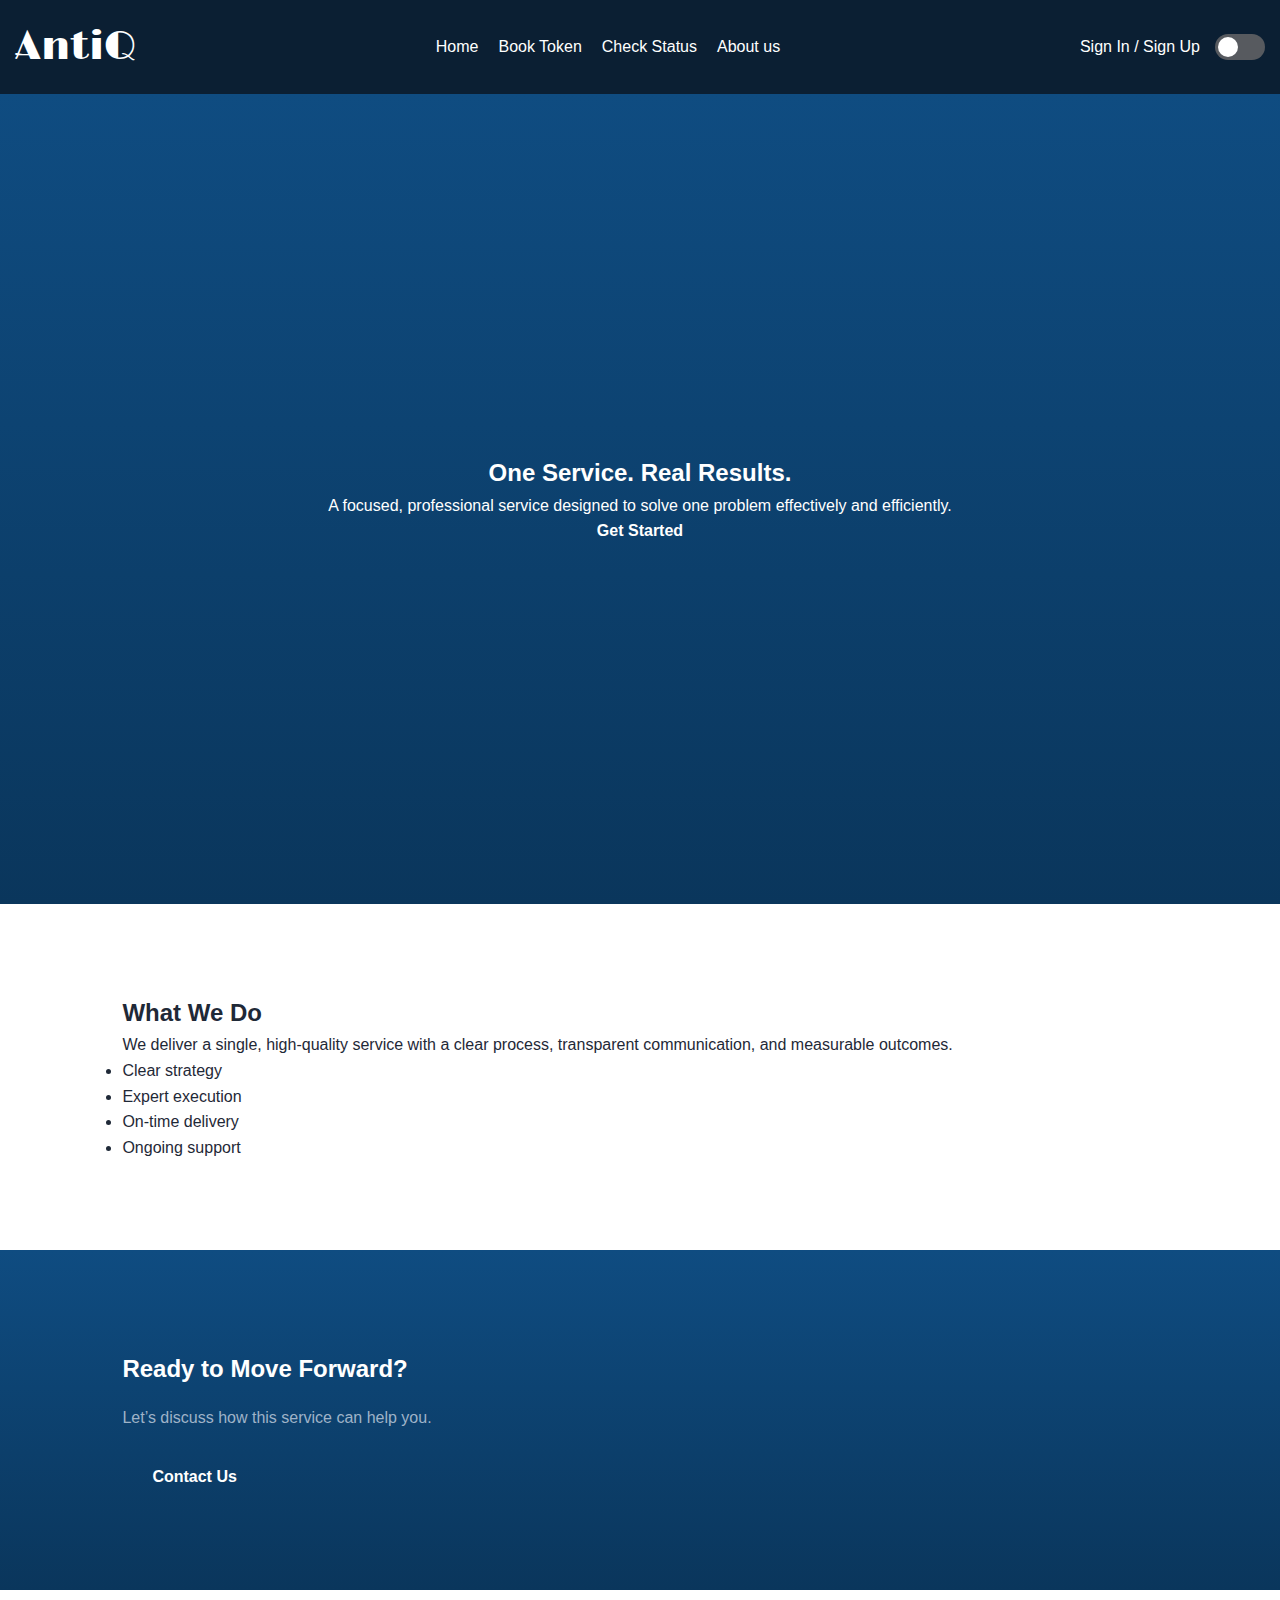
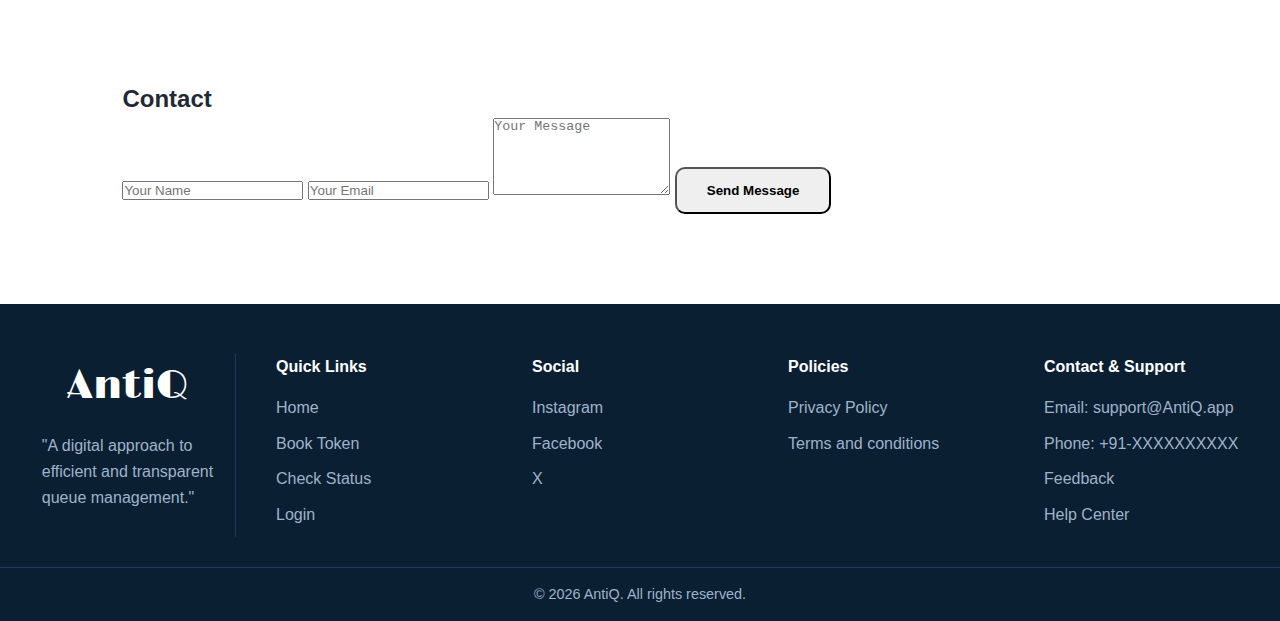
<file: index.html>
<!DOCTYPE html>
<html lang="en">
<head>
    <meta charset="UTF-8">
    <meta name="viewport" content="width=device-width, initial-scale=1.0">
    <meta name="description" content="Professional service delivering real results.">
    <title>AntiQ | Queues made smarter</title>

    <link rel="stylesheet" href="style.css">
    <link rel="preconnect" href="https://fonts.googleapis.com">
    <link rel="preconnect" href="https://fonts.gstatic.com" crossorigin>
    <link href="https://fonts.googleapis.com/css2?family=Limelight&display=swap" rel="stylesheet">
</head>
<body>

    <!-- ================= NAVBAR ================= -->
    <nav class="navbar">
        <div class="container">
            <h1 class="logo">AntiQ</h1>

            <ul class="nav-links">
                <li><a href="#home">Home</a></li>
                <li><a href="/AntiQ/BookToken.html" target="_blank">Book Token</a></li>
                <li><a href="/AntiQ/checkStatus.html" target="_blank">Check Status</a></li>
                <li><a href="/AntiQ/AboutUs.html" target="_blank"></a>About us</li>
            </ul>

            <div class="nav-actions">
                <a href="/AntiQ/login.html" target="_blank">Sign In / Sign Up</a>

                <label class="theme-toggle">
                    <input type="checkbox">
                    <span class="slider"></span>
                </label>
            </div>
        </div>
    </nav>

    <!-- ================= MAIN ================= -->
    <main>

        <!-- Hero -->
        <section id="home" class="hero">
            <div class="container">
                <h2>One Service. Real Results.</h2>
                <p>
                    A focused, professional service designed to solve
                    one problem effectively and efficiently.
                </p>
                <a href="#contact" class="btn">Get Started</a>
            </div>
        </section>

        <!-- Service -->
        <section id="service" class="section">
            <div class="container">
                <h2>What We Do</h2>
                <p>
                    We deliver a single, high-quality service with a
                    clear process, transparent communication, and
                    measurable outcomes.
                </p>

                <ul class="service-list">
                    <li>Clear strategy</li>
                    <li>Expert execution</li>
                    <li>On-time delivery</li>
                    <li>Ongoing support</li>
                </ul>
            </div>
        </section>

        <!-- CTA -->
        <section class="cta">
            <div class="container">
                <h2>Ready to Move Forward?</h2>
                <p>Let’s discuss how this service can help you.</p>
                <a href="#contact" class="btn secondary">Contact Us</a>
            </div>
        </section>

        <!-- Contact -->
        <section id="contact" class="section">
            <div class="container">
                <h2>Contact</h2>

                <form class="contact-form">
                    <input type="text" placeholder="Your Name" required>
                    <input type="email" placeholder="Your Email" required>
                    <textarea rows="5" placeholder="Your Message" required></textarea>
                    <button type="submit" class="btn">Send Message</button>
                </form>
            </div>
        </section>

    </main>

    <!-- ================= FOOTER ================= -->
    <footer class="footer">
        <div class="container footer-grid">

            <div class="footer-column column1">
                <h3 class="footer-logo">AntiQ</h3>
                <ul>
                <p>"A digital approach to  <br> efficient and transparent <br> queue management."</p>
                </ul>
            </div>

            <!-- Column 1 -->
            <div class="footer-column">
                <h4>Quick Links</h4>
                <ul>
                    <li><a href="/AntiQ/index.html" target="_blank"">Home</a></li>
                    <li><a href="/AntiQ/BookToken.html" target="_blank"">Book Token</a></li>
                    <li><a href="/AntiQ/checkStatus.html" target="_blank"">Check Status</a></li>
                    <li><a href="/AntiQ/login.html" target="_blank"">Login</a></li>
                </ul>
            </div>



            <!-- Column 2 -->
            <div class="footer-column">
                <h4>Social</h4>
                <ul>
                    <li><a href="#">Instagram</a></li>
                    <li><a href="#">Facebook</a></li>
                    <li><a href="#">X</a></li>
                    
                </ul>
            </div>

            <!-- Column 3 -->
            <div class="footer-column">
                <h4>Policies</h4>
                <ul>
                    <li><a href="/AntiQ/PrivacyPolicy.html" target="_blank">Privacy Policy</a></li>
                    <li><a href="/AntiQ/T&C.html" target="_blank">Terms and conditions</a></li>
                </ul>
            </div>

            <!-- Column 4 -->
            <div class="footer-column">
                <h4>Contact & Support</h4>
                <ul>
                    <p>Email: support@AntiQ.app</p>
                    <p>Phone: +91-XXXXXXXXXX</p>
                    <li><a href="/AntiQ/Feedback.html" target="_blank">Feedback</a></li>
                    <li><a href="/AntiQ/HelpCenter.html" target="_blank">Help Center</a></li>
                </ul>
            </div>
    </div>
             <div class="footer-bottom">
             <p> © 2026 AntiQ. All rights reserved. </p>
     </footer>

</body>
</html>
</file>
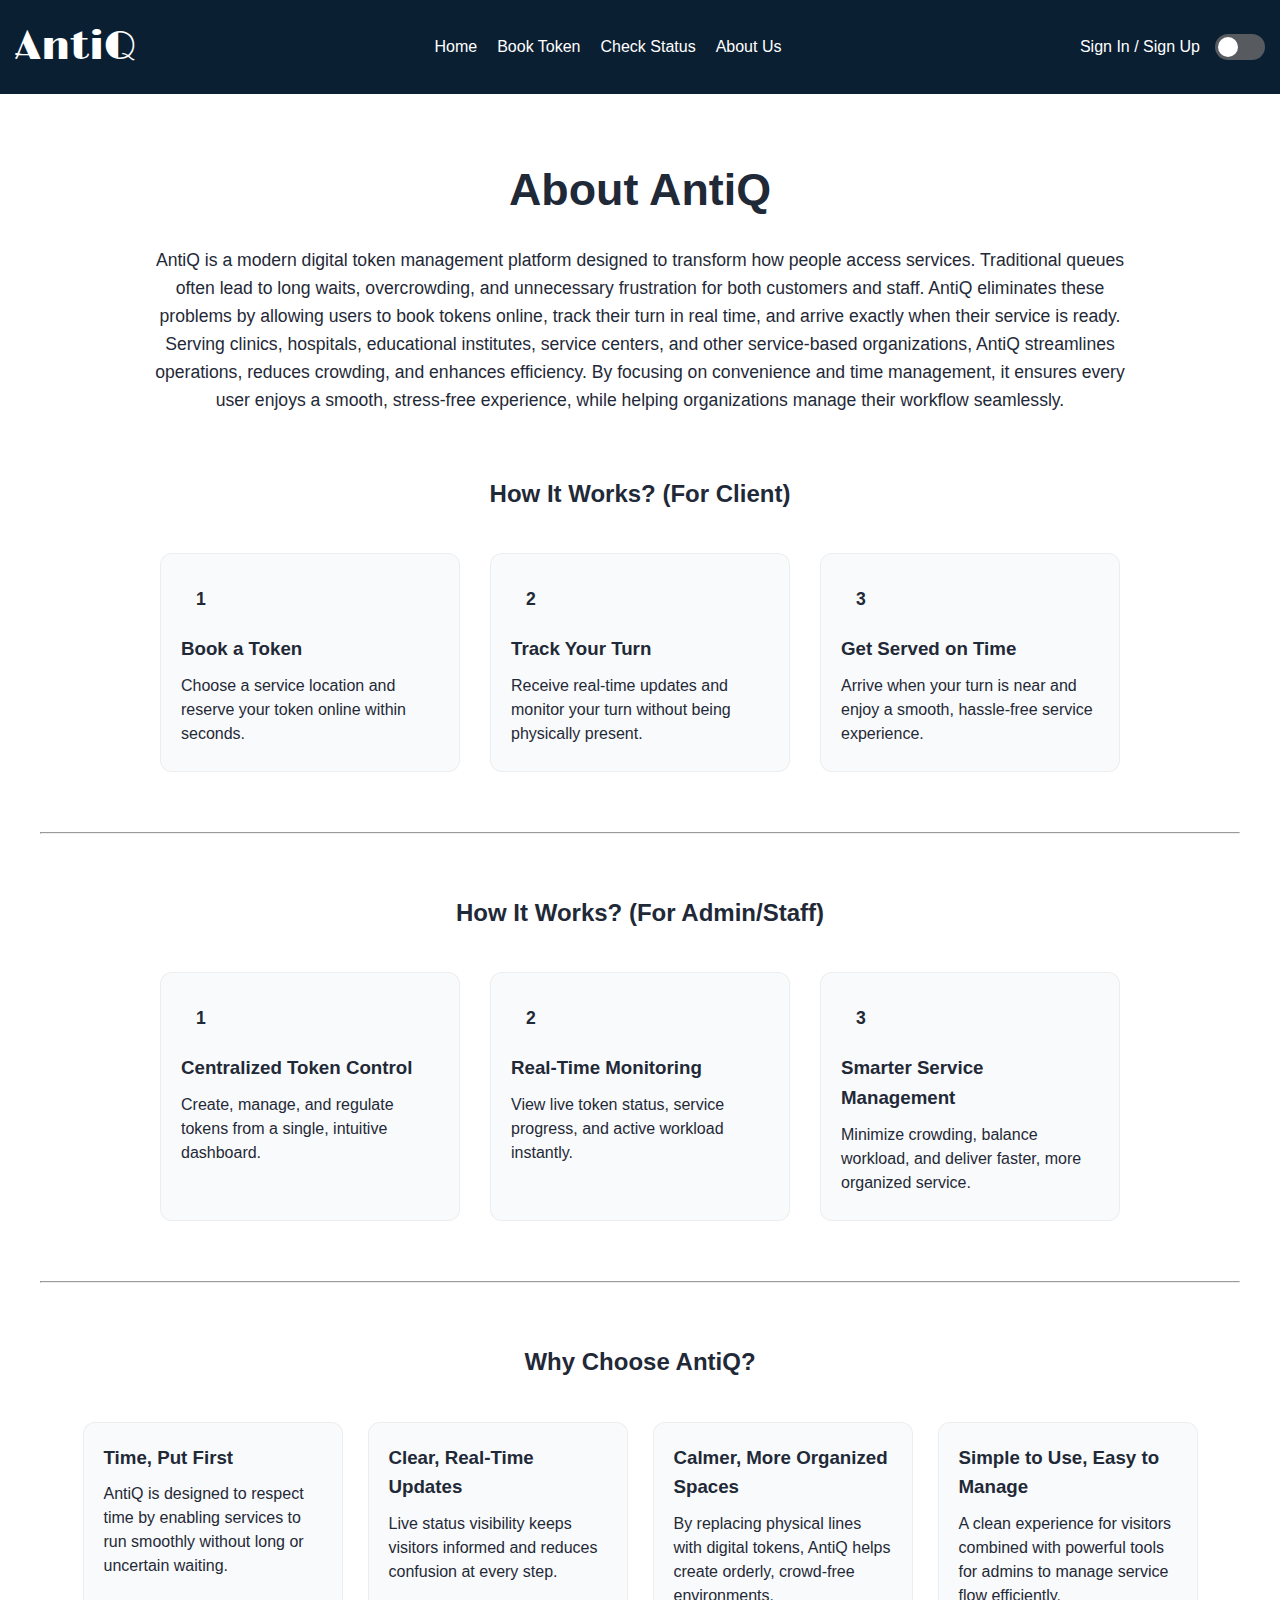
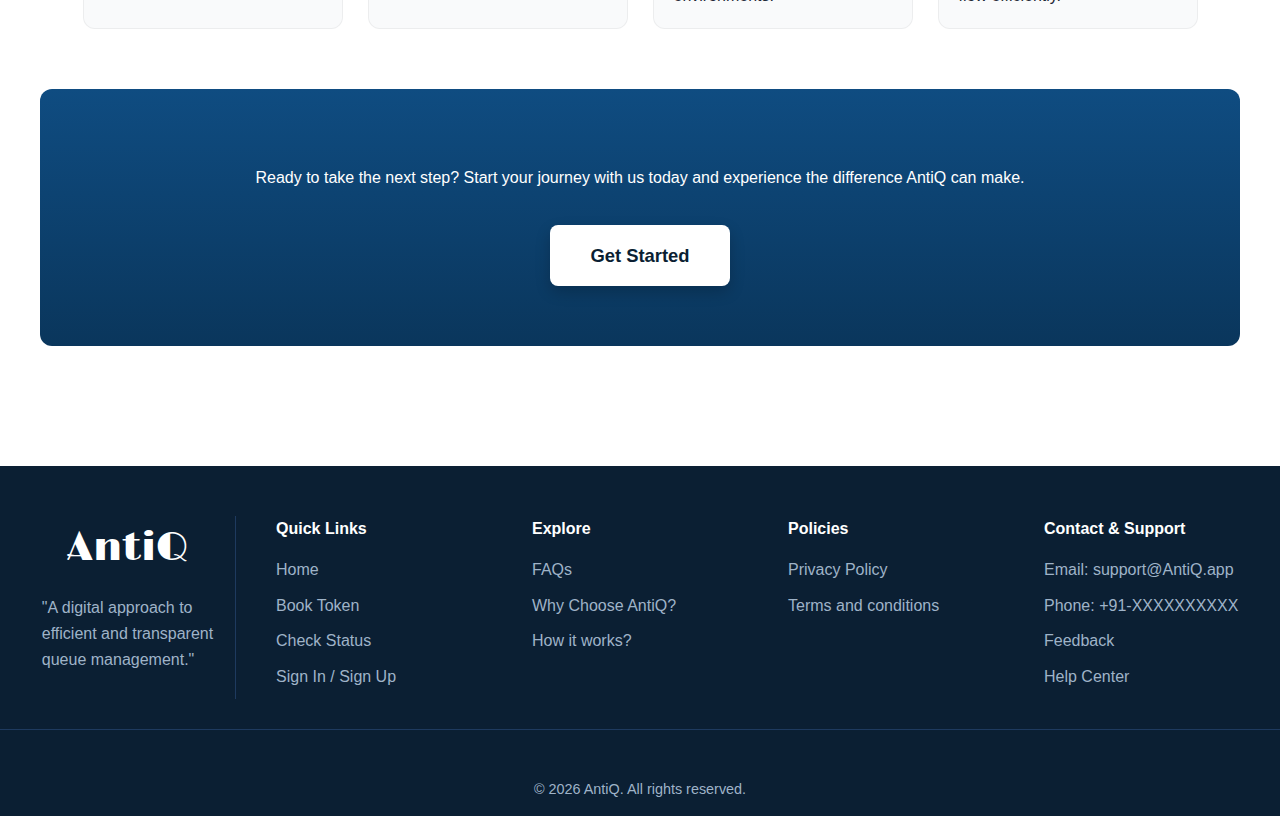
<file: AboutUs.html>
<!DOCTYPE html>
<html lang="en">

<head>
    <meta charset="UTF-8">
    <meta name="viewport" content="width=device-width, initial-scale=1.0">
    <title>AntiQ | About Us</title>

    <link rel="stylesheet" href="style.css">
    <link rel="preconnect" href="https://fonts.googleapis.com">
    <link rel="preconnect" href="https://fonts.gstatic.com" crossorigin>
    <link href="https://fonts.googleapis.com/css2?family=Limelight&display=swap" rel="stylesheet">
</head>
</head>

<body>
    <!-- ================= NAVBAR ================= -->
    <nav class="navbar">
        <div class="container">
            <h1 class="logo">AntiQ</h1>

            <ul class="nav-links">
                <li><a href="/AntiQ/index.html">Home</a></li>
                <li><a href=" /AntiQ/BookToken.html">Book Token</a></li>
                <li><a href="/AntiQ/checkStatus.html">Check Status</a></li>
                <li><a href="/AntiQ/AboutUs.html">About Us</a></li>
            </ul>

            <div class="nav-actions">
                <a href="/AntiQ/login.html">Sign In / Sign Up</a>

                <label class="theme-toggle">
                    <input type="checkbox">
                    <span class="slider"></span>
                </label>
            </div>
        </div>
    </nav>

    <!-- ================= Main ================= -->
    <main class="about-main">
        <div class="container">

            <!-- Intro Section -->
            <section class="intro">
                <h1>About AntiQ</h1>
                <p>
                    AntiQ is a modern digital token management platform designed to transform how people access
                    services. Traditional queues often lead to long waits, overcrowding, and unnecessary frustration for
                    both customers and staff. AntiQ eliminates these problems by allowing users to book tokens online,
                    track their turn in real time, and arrive exactly when their service is ready.
                    Serving clinics, hospitals, educational institutes, service centers, and other service-based
                    organizations, AntiQ streamlines operations, reduces crowding, and enhances efficiency. By focusing
                    on convenience and time management, it ensures every user enjoys a smooth, stress-free experience,
                    while helping organizations manage their workflow seamlessly.
                </p>
            </section>

            <!-- How It Works Section -->
            <section  class="how-it-works">
                <h2>How It Works? (For Client)</h2>
                <div class="steps-grid">
                    <div class="step-card">
                        <div class="step-number">1</div>
                        <h3>Book a Token</h3>
                        <p>Choose a service location and reserve your token online within seconds.</p>
                    </div>
                    <div class="step-card">
                        <div class="step-number">2</div>
                        <h3>Track Your Turn</h3>
                        <p>Receive real-time updates and monitor your turn without being physically present.</p>
                    </div>
                    <div class="step-card">
                        <div class="step-number">3</div>
                        <h3>Get Served on Time</h3>
                        <p>Arrive when your turn is near and enjoy a smooth, hassle-free service experience.</p>
                    </div>
                </div>
            </section>
            <hr>
            <section class="how-it-works">
                <h2>How It Works? (For Admin/Staff)</h2>
                <div class="steps-grid">
                    <div class="step-card">
                        <div class="step-number">1</div>
                        <h3>Centralized Token Control</h3>
                        <p>Create, manage, and regulate tokens from a single, intuitive dashboard.</p>
                    </div>
                    <div class="step-card">
                        <div class="step-number">2</div>
                        <h3>Real-Time Monitoring</h3>
                        <p>View live token status, service progress, and active workload instantly.</p>
                    </div>
                    <div class="step-card">
                        <div class="step-number">3</div>
                        <h3>Smarter Service Management</h3>
                        <p>Minimize crowding, balance workload, and deliver faster, more organized service.</p>
                    </div>
                </div>
            </section>
            <hr>

            <!-- Why This Service -->
            <section id="why-choose" class="why-service">
                <h2>Why Choose AntiQ?</h2>
                <div class="why-grid">
                    <div class="why-card">
                        <h3>Time, Put First</h3>
                        <p>AntiQ is designed to respect time by enabling services to run smoothly without long or
                            uncertain waiting.</p>
                    </div>
                    <div class="why-card">
                        <h3>Clear, Real-Time Updates</h3>
                        <p>Live status visibility keeps visitors informed and reduces confusion at every step.</p>
                    </div>
                    <div class="why-card">
                        <h3>Calmer, More Organized Spaces</h3>
                        <p>By replacing physical lines with digital tokens, AntiQ helps create orderly, crowd-free
                            environments.</p>
                    </div>
                    <div class="why-card">
                        <h3>Simple to Use, Easy to Manage</h3>
                        <p>A clean experience for visitors combined with powerful tools for admins to manage service
                            flow efficiently.</p>
                    </div>
                </div>
            </section>

            <section class="cta-section">
                <div class="container">
                    <p class="cta-intro">
                        Ready to take the next step? Start your journey with us today and experience
                        the difference AntiQ can make.
                    </p>
                    <a href="/AntiQ/login.html" class="btn cta-btn">Get Started</a>
                </div>
            </section>



        </div>
    </main>

    <!-- ================= FOOTER ================= -->
    <footer class="footer">
        <div class="container footer-grid">

            <div class="footer-column column1">
                <h3 class="footer-logo">AntiQ</h3>
                <ul>
                    <p>"A digital approach to <br> efficient and transparent <br> queue management."</p>
                </ul>
            </div>

            <!-- Column 1 -->
            <div class="footer-column">
                <h4>Quick Links</h4>
                <ul>
                    <li><a href="/AntiQ/index.html">Home</a></li>
                    <li><a href=" /AntiQ/BookToken.html">Book Token</a></li>
                    <li><a href=" /AntiQ/checkStatus.html">Check Status</a></li>
                    <li><a href=" /AntiQ/login.html">Sign In / Sign Up</a></li>
                </ul>
            </div>

            <!-- Column 2 -->
            <div class=" footer-column">
                <h4>Explore</h4>
                <ul>
                      <li><a href="#">FAQs</li>
                     <li><a href="#why-choose">Why Choose AntiQ?</li>
                    <li><a href="index.html#how-it-works">How it works?</a></li>
                </ul>
            </div>

            <!-- Column 3 -->
            <div class="footer-column">
                <h4>Policies</h4>
                <ul>
                    <li><a href="/AntiQ/PrivacyPolicy.html">Privacy Policy</a></li>
                    <li><a href="/AntiQ/T&C.html">Terms and conditions</a></li>
                </ul>
            </div>

            <!-- Column 4 -->
            <div class="footer-column">
                <h4>Contact & Support</h4>
                <ul>
                    <p>Email: support@AntiQ.app</p>
                    <p>Phone: +91-XXXXXXXXXX</p>
                    <li><a href="/AntiQ/Feedback.html">Feedback</a></li>
                    <li><a href="/AntiQ/HelpCenter.html">Help Center</a></li>
                </ul>
            </div>
        </div>
        <div class="footer-bottom">
            <div class="social-links">
                <a href="#" aria-label="LinkedIn"><i class="fab fa-linkedin-in"></i></a>
                <a href="#" aria-label="GitHub"><i class="fab fa-github"></i></a>
                <a href="#" aria-label="Phone"><i class="fa-solid fa-phone"></i></a>
                <a href="#" aria-label="Email"><i class="fa-solid fa-envelope"></i></i></a>
            </div>
            <p> © 2026 AntiQ. All rights reserved. </p>
    </footer>
</body>

</html>
</file>
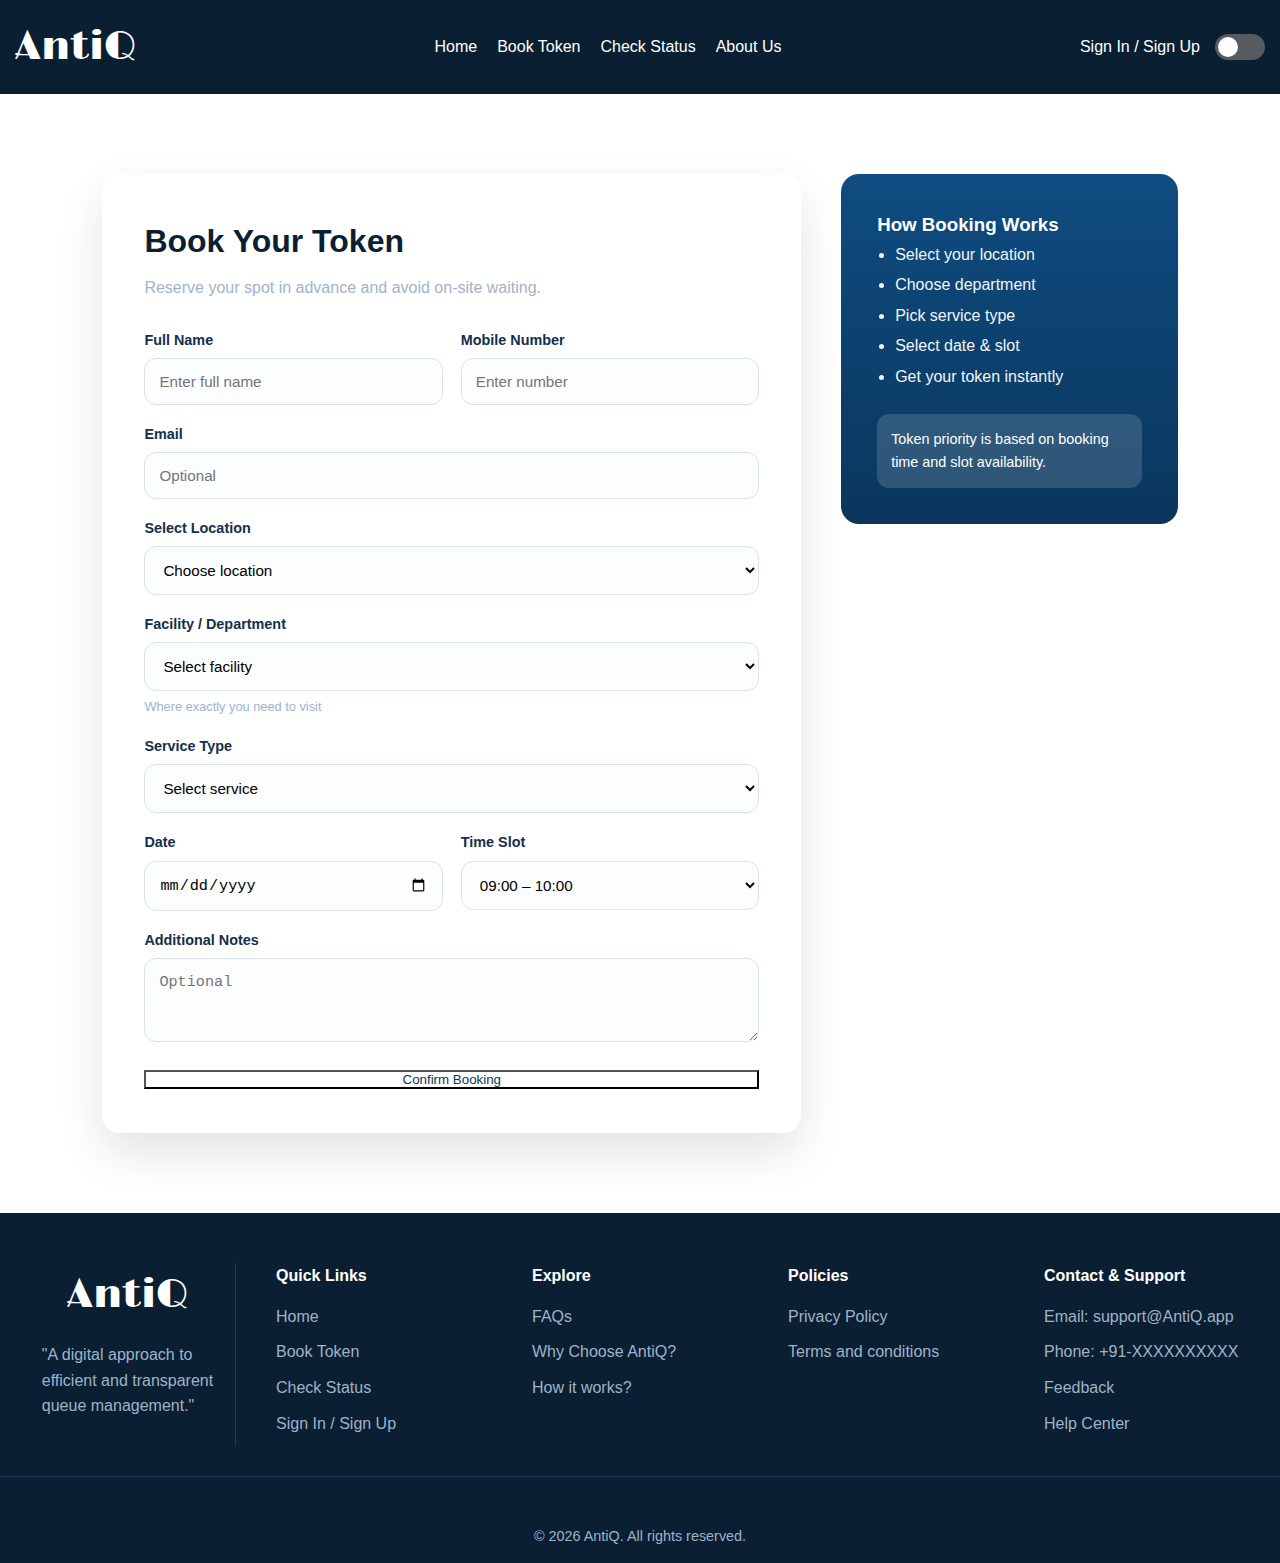
<file: BookToken.html>
<!DOCTYPE html>
<html lang="en">

<head>
    <meta charset="UTF-8">
    <meta name="viewport" content="width=device-width, initial-scale=1.0">
    <title>AntiQ | Book Token</title>

    <link rel="stylesheet" href="style.css">
    <link rel="preconnect" href="https://fonts.googleapis.com">
    <link rel="preconnect" href="https://fonts.gstatic.com" crossorigin>
    <link href="https://fonts.googleapis.com/css2?family=Limelight&display=swap" rel="stylesheet">
</head>
</head>

<body>
    <!-- ================= NAVBAR ================= -->
    <nav class="navbar">
        <div class="container">
            <h1 class="logo">AntiQ</h1>

            <ul class="nav-links">
                <li><a href="/AntiQ/index.html">Home</a></li>
                <li><a href=" /AntiQ/BookToken.html">Book Token</a></li>
                <li><a href="/AntiQ/checkStatus.html">Check Status</a></li>
                <li><a href="/AntiQ/AboutUs.html">About Us</a></li>
            </ul>

            <div class="nav-actions">
                <a href="/AntiQ/login.html">Sign In / Sign Up</a>

                <label class="theme-toggle">
                    <input type="checkbox">
                    <span class="slider"></span>
                </label>
            </div>
        </div>
    </nav>

    <!-- ================= MAIN ================= -->
    <section class="book-token-page">

        <div class="book-wrapper">

            <!-- LEFT — FORM -->
            <div class="token-form-card">

                <h2>Book Your Token</h2>
                <p class="form-sub">
                    Reserve your spot in advance and avoid on-site waiting.
                </p>

                <form>

                    <div class="grid-2">
                        <div class="field">
                            <label>Full Name</label>
                            <input type="text" placeholder="Enter full name" required>
                        </div>

                        <div class="field">
                            <label>Mobile Number</label>
                            <input type="tel" placeholder="Enter number" required>
                        </div>
                    </div>

                    <div class="field">
                        <label>Email</label>
                        <input type="email" placeholder="Optional">
                    </div>

                    <div class="field">
                        <label>Select Location</label>
                        <select required>
                            <option value="">Choose location</option>
                            <option>Central Complex</option>
                            <option>North Center</option>
                            <option>Main Branch</option>
                        </select>
                    </div>

                    <div class="field">
                        <label>Facility / Department</label>
                        <select required>
                            <option value="">Select facility</option>
                            <option>Hospital Wing</option>
                            <option>Office Counter</option>
                            <option>Service Desk</option>
                        </select>
                        <small class="hint">Where exactly you need to visit</small>
                    </div>

                    <div class="field">
                        <label>Service Type</label>
                        <select required>
                            <option value="">Select service</option>
                            <option>Consultation</option>
                            <option>Verification</option>
                            <option>Submission</option>
                            <option>Support</option>
                        </select>
                    </div>

                    <div class="grid-2">
                        <div class="field">
                            <label>Date</label>
                            <input type="date" required>
                        </div>

                        <div class="field">
                            <label>Time Slot</label>
                            <select required>
                                <option>09:00 – 10:00</option>
                                <option>10:00 – 11:00</option>
                                <option>11:00 – 12:00</option>
                                <option>12:00 – 01:00</option>
                            </select>
                        </div>
                    </div>

                    <div class="field">
                        <label>Additional Notes</label>
                        <textarea rows="3" placeholder="Optional"></textarea>
                    </div>

                    <button class="btn-primary token-submit">
                        Confirm Booking
                    </button>

                </form>
            </div>


            <!-- RIGHT — INFO PANEL -->
            <div class="token-info-card">

                <h3>How Booking Works</h3>

                <ul>
                    <li>Select your location</li>
                    <li>Choose department</li>
                    <li>Pick service type</li>
                    <li>Select date & slot</li>
                    <li>Get your token instantly</li>
                </ul>

                <div class="info-box">
                    Token priority is based on booking time and slot availability.
                </div>

            </div>

        </div>

    </section>

    <!-- ================= FOOTER ================= -->
    <footer class="footer">
        <div class="container footer-grid">

            <div class="footer-column column1">
                <h3 class="footer-logo">AntiQ</h3>
                <ul>
                    <p>"A digital approach to <br> efficient and transparent <br> queue management."</p>
                </ul>
            </div>

            <!-- Column 1 -->
            <div class="footer-column">
                <h4>Quick Links</h4>
                <ul>
                    <li><a href="/AntiQ/index.html">Home</a></li>
                    <li><a href=" /AntiQ/BookToken.html">Book Token</a></li>
                    <li><a href=" /AntiQ/checkStatus.html">Check Status</a></li>
                    <li><a href=" /AntiQ/login.html">Sign In / Sign Up</a></li>
                </ul>
            </div>

            <!-- Column 2 -->
            <div class=" footer-column">
                <h4>Explore</h4>
                <ul>
                      <li><a href="#">FAQs</li>
                     <li><a href="AboutUs.html#why-choose">Why Choose AntiQ?</li>
                     <li><a href="index.html#how-it-works">How it works?</a></li>
                </ul>
            </div>

            <!-- Column 3 -->
            <div class="footer-column">
                <h4>Policies</h4>
                <ul>
                    <li><a href="/AntiQ/PrivacyPolicy.html">Privacy Policy</a></li>
                    <li><a href="/AntiQ/T&C.html">Terms and conditions</a></li>
                </ul>
            </div>

            <!-- Column 4 -->
            <div class="footer-column">
                <h4>Contact & Support</h4>
                <ul>
                    <p>Email: support@AntiQ.app</p>
                    <p>Phone: +91-XXXXXXXXXX</p>
                    <li><a href="/AntiQ/Feedback.html">Feedback</a></li>
                    <li><a href="/AntiQ/HelpCenter.html">Help Center</a></li>
                </ul>
            </div>
        </div>
        <div class="footer-bottom">
            <div class="social-links">
                <a href="#" aria-label="LinkedIn"><i class="fab fa-linkedin-in"></i></a>
                <a href="#" aria-label="GitHub"><i class="fab fa-github"></i></a>
                <a href="#" aria-label="Phone"><i class="fa-solid fa-phone"></i></a>
                <a href="#" aria-label="Email"><i class="fa-solid fa-envelope"></i></i></a>
            </div>
            <p> © 2026 AntiQ. All rights reserved. </p>
    </footer>
</body>

</html>
</file>
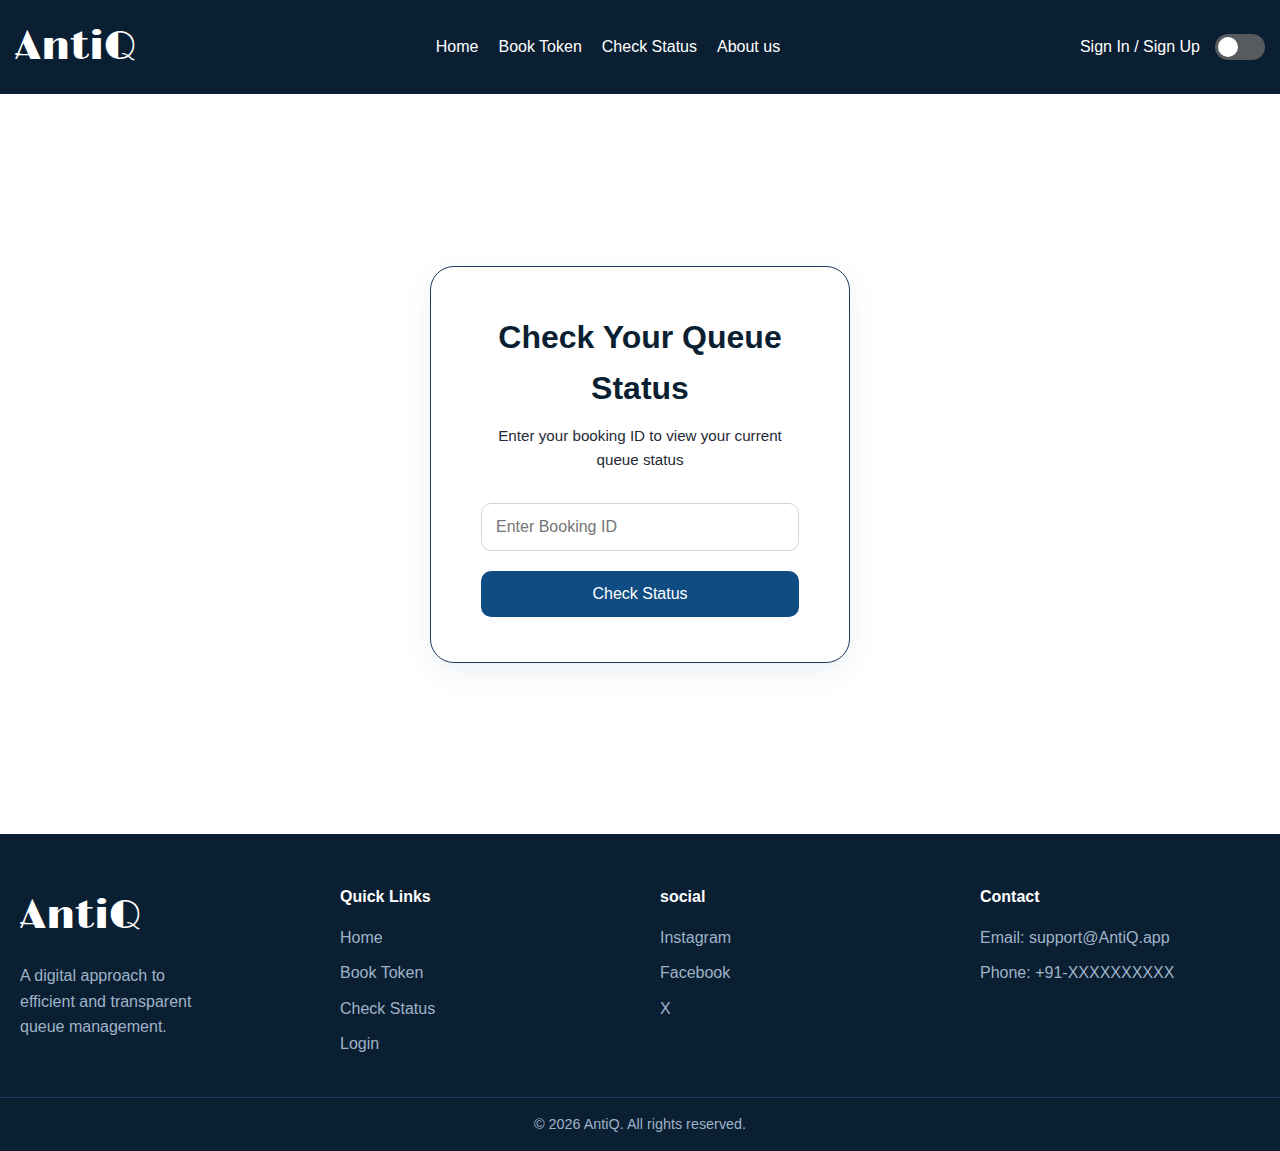
<file: checkStatus.html>
<!DOCTYPE html>
<html lang="en">
<head>
  <meta charset="UTF-8">
    <meta name="viewport" content="width=device-width, initial-scale=1.0">
    <meta name="description" content="Professional service delivering real results.">
    <title>AntiQ | Queues made smarter</title>

    <link rel="stylesheet" href="style.css">
    <link rel="preconnect" href="https://fonts.googleapis.com">
    <link rel="preconnect" href="https://fonts.gstatic.com" crossorigin>
    <link href="https://fonts.googleapis.com/css2?family=Limelight&display=swap" rel="stylesheet">
</head>
<body class="check-status-page">

  
   <!-- ================= NAVBAR ================= -->
    <nav class="navbar">
        <div class="container">
            <h1 class="logo">AntiQ</h1>

            <ul class="nav-links">
                <li><a href="#home">Home</a></li>
                <li><a href="#Book_Token">Book Token</a></li>
                <li><a href="#Check_Status">Check Status</a></li>
                <li><a href="#"></a>About us</li>
            </ul>

            <div class="nav-actions">
                <a href="#">Sign In / Sign Up</a>

                <label class="theme-toggle">
                    <input type="checkbox">
                    <span class="slider"></span>
                </label>
            </div>
        </div>
    </nav>

    

  <!-- MAIN CONTENT -->
  <main>
    <div class="card">
      <h2>Check Your Queue Status</h2>
      <p>Enter your booking ID to view your current queue status</p>
      <input type="text" placeholder="Enter Booking ID">
      <button>Check Status</button>
    </div>
  </main>

  <!-- FOOTER -->
 <footer class="footer">
        <div class="container footer-grid">

            <!-- Column 1 -->
            <div class="footer-column">
                <h3 class="footer-logo">AntiQ</h3>
                <ul>
                <p>A digital approach to  <br> efficient and transparent <br> queue management.</p>
                </ul>
            </div>

            <!-- Column 2 -->
            <div class="footer-column">
                <h4>Quick Links</h4>
                <ul>
                    <li><a href="#">Home</a></li>
                    <li><a href="#">Book Token</a></li>
                    <li><a href="#">Check Status</a></li>
                    <li><a href="#">Login</a></li>
                </ul>
            </div>

            <!-- Column 3 -->
            <div class="footer-column">
                <h4>social</h4>
                <ul>
                    <li><a href="#">Instagram</a></li>
                    <li><a href="#">Facebook</a></li>
                    <li><a href="#">X</a></li>
                    
                </ul>
            </div>

            <!-- Column 4 -->
            <div class="footer-column">
                <h4>Contact</h4>
                <ul>
                    <p>Email: support@AntiQ.app</p>
                    <p>Phone: +91-XXXXXXXXXX</p>
                </ul>
            </div>
        </div>

             <div class="footer-bottom">
             <p> © 2026 AntiQ. All rights reserved. </p>
    </div>
     </footer>

</body>
</html>
</file>
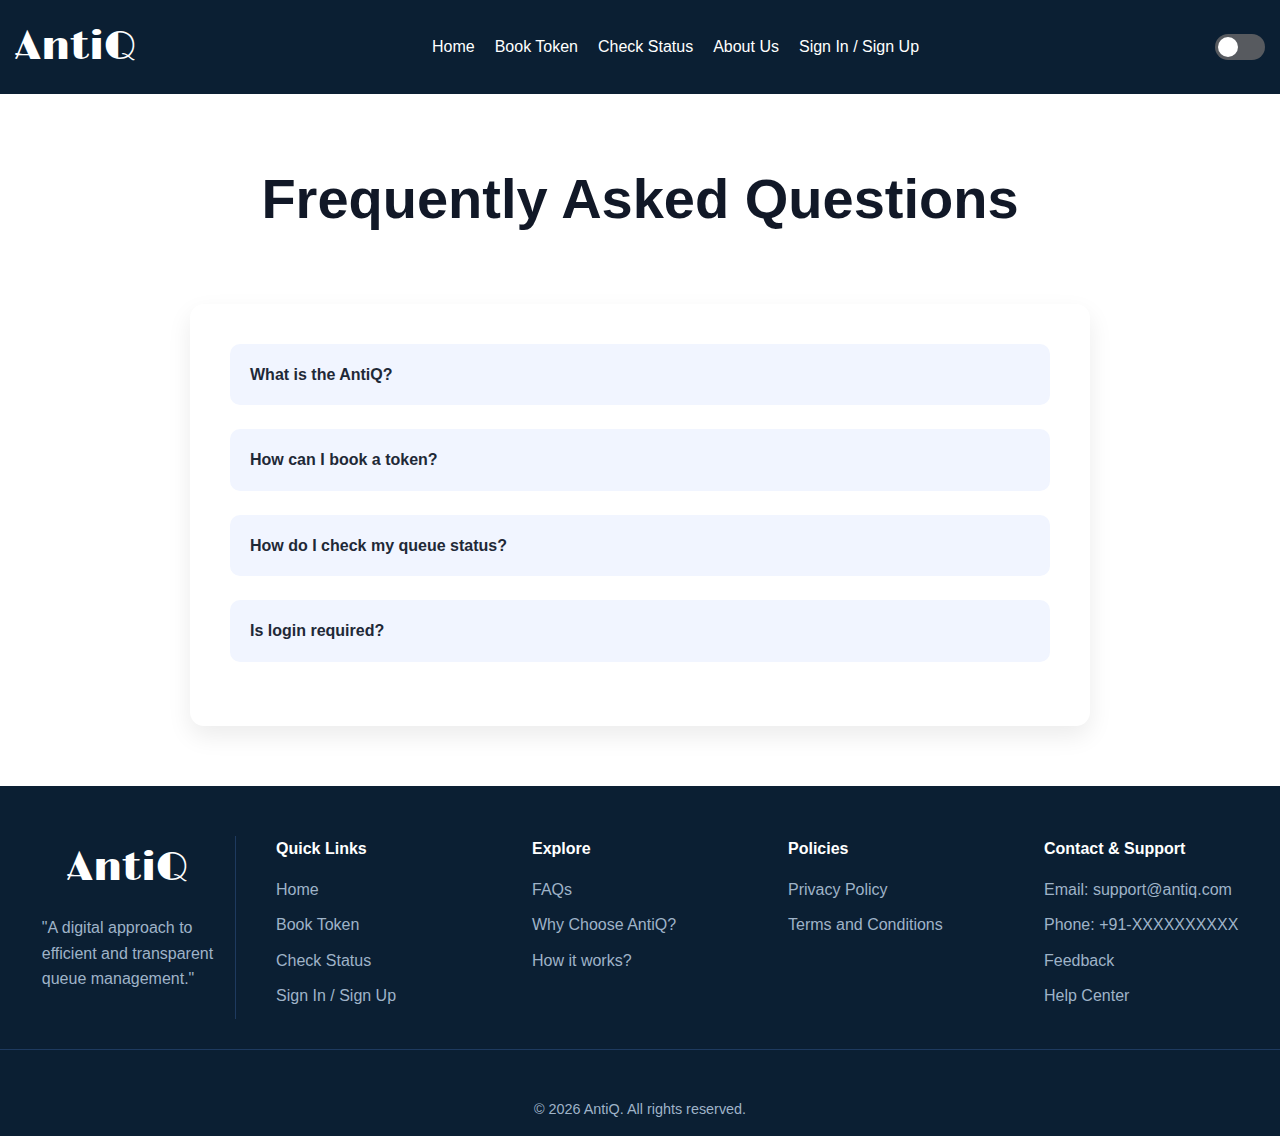
<file: FAQ.html>
<!DOCTYPE html>
<html lang="en">

<head>
    <meta charset="UTF-8">
    <meta name="viewport" content="width=device-width, initial-scale=1.0">
    <title>AntiQ | FAQs</title>
    <link rel="stylesheet" href="style.css">
    <link rel="preconnect" href="https://fonts.googleapis.com">
    <link rel="preconnect" href="https://fonts.gstatic.com" crossorigin>
    <link href="https://fonts.googleapis.com/css2?family=Limelight&display=swap" rel="stylesheet">
</head>
</head>

<body>

    <!-- ================= NAVBAR ================= -->
    <nav class="navbar">
        <div class="container">

            <h1 class="logo">AntiQ</h1>

            <input type="checkbox" id="nav-toggle-safe">

            <ul class="nav-links">
                <li><a href="/AntiQ/index.html">Home</a></li>
                <li><a href="/AntiQ/BookToken.html">Book Token</a></li>
                <li><a href="/AntiQ/checkStatus.html">Check Status</a></li>
                <li><a href="/AntiQ/AboutUs.html">About Us</a></li>
                <li><a href="/AntiQ/login.html">Sign In / Sign Up</a></li>
            </ul>

            <div class="nav-actions">

                <label class="theme-toggle">
                    <input type="checkbox">
                    <span class="slider"></span>
                </label>

                <label for="nav-toggle-safe" class="menu-btn-safe">☰</label>

            </div>

        </div>
    </nav>
    
    <!-- ================= MAIN ================= -->

    <div class="faq-page-title">
        <h1>Frequently Asked Questions</h1>
    </div>
    <div class="faq-container">




        <div class="faq-item">
            <input type="checkbox" id="faq1">
            <label for="faq1" class="faq-question">
                What is the AntiQ?
            </label>
            <div class="faq-answer">
                AntiQ is an online queue management system that allows users
                to book tokens and track their queue status easily.
            </div>
        </div>

        <div class="faq-item">
            <input type="checkbox" id="faq2">
            <label for="faq2" class="faq-question">
                How can I book a token?
            </label>
            <div class="faq-answer">
                You can book a token from the Book Token page by entering
                the required details and receiving a booking ID.
            </div>
        </div>

        <div class="faq-item">
            <input type="checkbox" id="faq3">
            <label for="faq3" class="faq-question">
                How do I check my queue status?
            </label>
            <div class="faq-answer">
                Visit the Check Status page and enter your booking ID
                to see your current position in the queue.
            </div>

        </div>

        <div class="faq-item">
            <input type="checkbox" id="faq4">
            <label for="faq4" class="faq-question">
                Is login required?
            </label>
            <div class="faq-answer">
                Login is not mandatory, but it helps you manage
                and track your bookings more efficiently.
            </div>
        </div>

    </div>




    <!-- ================= FOOTER ================= -->
    <footer class="footer">
        <div class="container footer-grid">

            <div class="footer-column column1">
                <h3 class="footer-logo">AntiQ</h3>
                <ul>
                    <p>"A digital approach to <br> efficient and transparent <br> queue management."</p>
                </ul>
            </div>

            <!-- Column 1 -->
            <div class="footer-column">
                <h4>Quick Links</h4>
                <ul>
                    <li><a href="/AntiQ/index.html" target="_blank"">Home</a></li>
                    <li><a href=" /AntiQ/BookToken.html" target="_blank"">Book Token</a></li>
                    <li><a href=" /AntiQ/checkStatus.html" target="_blank"">Check Status</a></li>
                    <li><a href=" /AntiQ/login.html" target="_blank"">Sign In / Sign Up</a></li>
                </ul>
            </div>

            <!-- Column 2 -->
            <div class=" footer-column">
                            <h4>Explore</h4>
                            <ul>
                                <li><a href="/AntiQ/FAQ.html">FAQs</li>
                                <li><a href="#why-choose">Why Choose AntiQ?</li>
                                <li><a href="AboutUs.html#working">How it works?</a></li>
                            </ul>
            </div>

            <!-- Column 3 -->
            <div class="footer-column">
                <h4>Policies</h4>
                <ul>
                    <li><a href="/AntiQ/PrivacyPolicy.html" target="_blank">Privacy Policy</a></li>
                    <li><a href="/AntiQ/T&C.html" target="_blank">Terms and Conditions</a></li>
                </ul>
            </div>

            <!-- Column 4 -->
            <div class="footer-column">
                <h4>Contact & Support</h4>
                <ul>
                    <p>Email: support@antiq.com</p>
                    <p>Phone: +91-XXXXXXXXXX</p>
                    <li><a href="/AntiQ/Feedback.html" target="_blank">Feedback</a></li>
                    <li><a href="/AntiQ/HelpCenter.html" target="_blank">Help Center</a></li>
                </ul>
            </div>
        </div>
        <div class="footer-bottom">
            <div class="social-links">
                <a href="#" aria-label="LinkedIn"><i class="fab fa-linkedin-in"></i></a>
                <a href="#" aria-label="GitHub"><i class="fab fa-github"></i></a>
                <a href="#" aria-label="Phone"><i class="fa-solid fa-phone"></i></a>
                <a href="#" aria-label="Email"><i class="fa-solid fa-envelope"></i></i></a>
            </div>
            <p> © 2026 AntiQ. All rights reserved. </p>
    </footer>
</body>

</html>
</file>
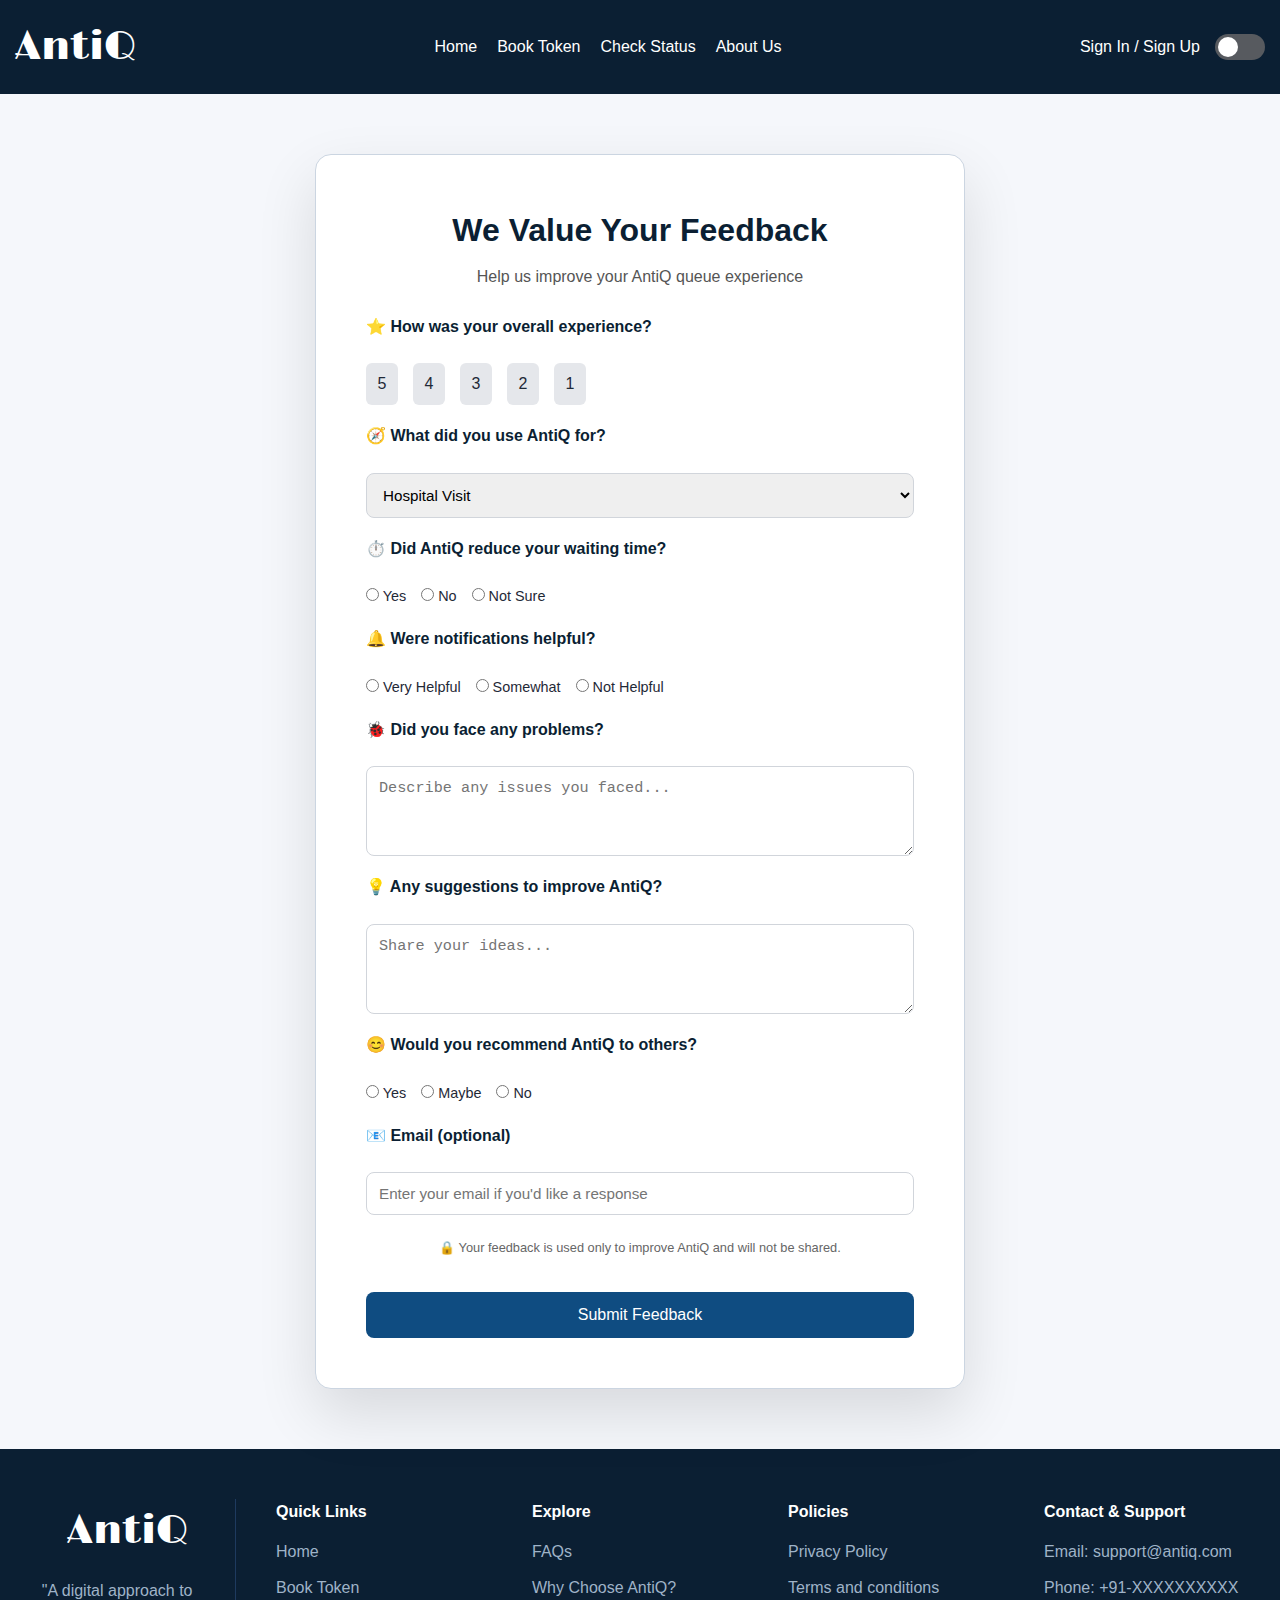
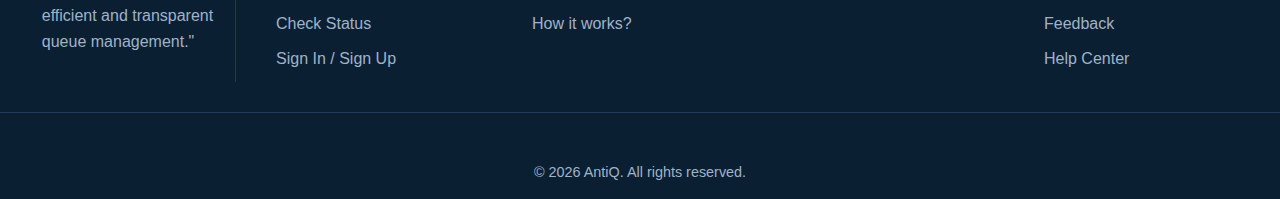
<file: Feedback.html>
<!DOCTYPE html>
<html lang="en">

<head>
    <meta charset="UTF-8">
    <meta name="viewport" content="width=device-width, initial-scale=1.0">
    <title>AntiQ | Feedback</title>
    <link rel="stylesheet" href="style.css">
    <link href="https://fonts.googleapis.com/css2?family=Limelight&display=swap" rel="stylesheet">
</head>

<body>

    <!-- ================= NAVBAR ================= -->
    <nav class="navbar">
        <div class="container">
            <h1 class="logo">AntiQ</h1>

            <ul class="nav-links">
                <li><a href="/AntiQ/index.html">Home</a></li>
                <li><a href=" /AntiQ/BookToken.html">Book Token</a></li>
                <li><a href="/AntiQ/checkStatus.html">Check Status</a></li>
                <li><a href="/AntiQ/AboutUs.html">About Us</a></li>
            </ul>

            <div class="nav-actions">
                <a href="/AntiQ/login.html">Sign In / Sign Up</a>

                <label class="theme-toggle">
                    <input type="checkbox">
                    <span class="slider"></span>
                </label>
            </div>
        </div>
    </nav>

    <section class="fb-wrapper">
        <div class="fb-card">
            <h1 class="fb-title">We Value Your Feedback</h1>
            <p class="fb-subtitle">Help us improve your AntiQ queue experience</p>

            <form class="fb-form">

                <!-- Rating -->
                <label class="fb-label">⭐ How was your overall experience?</label>
                <div class="fb-rating">
                    <input type="radio" name="rating" id="star5"><label for="star5">5</label>
                    <input type="radio" name="rating" id="star4"><label for="star4">4</label>
                    <input type="radio" name="rating" id="star3"><label for="star3">3</label>
                    <input type="radio" name="rating" id="star2"><label for="star2">2</label>
                    <input type="radio" name="rating" id="star1"><label for="star1">1</label>
                </div>

                <!-- Usage Type -->
                <label class="fb-label">🧭 What did you use AntiQ for?</label>
                <select class="fb-input">
                    <option>Hospital Visit</option>
                    <option>Bank Visit</option>
                    <option>Salon / Service Center</option>
                    <option>College / Office</option>
                    <option>Other</option>
                </select>

                <!-- Experience Questions -->
                <label class="fb-label">⏱️ Did AntiQ reduce your waiting time?</label>
                <div class="fb-options">
                    <label><input type="radio" name="wait"> Yes</label>
                    <label><input type="radio" name="wait"> No</label>
                    <label><input type="radio" name="wait"> Not Sure</label>
                </div>

                <label class="fb-label">🔔 Were notifications helpful?</label>
                <div class="fb-options">
                    <label><input type="radio" name="notify"> Very Helpful</label>
                    <label><input type="radio" name="notify"> Somewhat</label>
                    <label><input type="radio" name="notify"> Not Helpful</label>
                </div>

                <!-- Problems -->
                <label class="fb-label">🐞 Did you face any problems?</label>
                <textarea class="fb-input fb-textarea" placeholder="Describe any issues you faced..."></textarea>
                <!-- Suggestions -->
                <label class="fb-label">💡 Any suggestions to improve AntiQ?</label>
                <textarea class="fb-input fb-textarea" placeholder="Share your ideas..."></textarea>

                <!-- Recommendation -->
                <label class="fb-label">😊 Would you recommend AntiQ to others?</label>
                <div class="fb-options">
                    <label><input type="radio" name="recommend"> Yes</label>
                    <label><input type="radio" name="recommend"> Maybe</label>
                    <label><input type="radio" name="recommend"> No</label>
                </div>


                <!-- Email -->
                <label class="fb-label">📧 Email (optional)</label>
                <input type="email" class="fb-input" placeholder="Enter your email if you'd like a response">

                <p class="fb-privacy">🔒 Your feedback is used only to improve AntiQ and will not be shared.</p>

                <button type="submit" class="fb-btn">Submit Feedback</button>

            </form>
        </div>
    </section>

    <!-- ================= FOOTER ================= -->
    <footer class="footer">
        <div class="container footer-grid">

            <div class="footer-column column1">
                <h3 class="footer-logo">AntiQ</h3>
                <ul>
                    <p>"A digital approach to <br> efficient and transparent <br> queue management."</p>
                </ul>
            </div>

            <!-- Column 1 -->
            <div class="footer-column">
                <h4>Quick Links</h4>
                <ul>
                    <li><a href="/AntiQ/index.html">Home</a></li>
                    <li><a href=" /AntiQ/BookToken.html">Book Token</a></li>
                    <li><a href=" /AntiQ/checkStatus.html">Check Status</a></li>
                    <li><a href=" /AntiQ/login.html">Sign In / Sign Up</a></li>
                </ul>
            </div>

            <!-- Column 2 -->
            <div class=" footer-column">
                <h4>Explore</h4>
                <ul>
                     <li><a href="/AntiQ/FAQ.html">FAQs</li>
                     <li><a href="AboutUs.html#why-choose">Why Choose AntiQ?</li>
                     <li><a href="index.html#how-it-works">How it works?</a></li>
                </ul>
            </div>

            <!-- Column 3 -->
            <div class="footer-column">
                <h4>Policies</h4>
                <ul>
                    <li><a href="/AntiQ/PrivacyPolicy.html">Privacy Policy</a></li>
                    <li><a href="/AntiQ/T&C.html">Terms and conditions</a></li>
                </ul>
            </div>

            <!-- Column 4 -->
            <div class="footer-column">
                <h4>Contact & Support</h4>
                <ul>
                    <p>Email: support@antiq.com</p>
                    <p>Phone: +91-XXXXXXXXXX</p>
                    <li><a href="/AntiQ/Feedback.html">Feedback</a></li>
                    <li><a href="/AntiQ/HelpCenter.html">Help Center</a></li>
                </ul>
            </div>
        </div>
        <div class="footer-bottom">
            <div class="social-links">
                <a href="#" aria-label="LinkedIn"><i class="fab fa-linkedin-in"></i></a>
                <a href="#" aria-label="GitHub"><i class="fab fa-github"></i></a>
                <a href="#" aria-label="Phone"><i class="fa-solid fa-phone"></i></a>
                <a href="#" aria-label="Email"><i class="fa-solid fa-envelope"></i></i></a>
            </div>
            <p> © 2026 AntiQ. All rights reserved. </p>
    </footer>

</body>

</html>
</file>
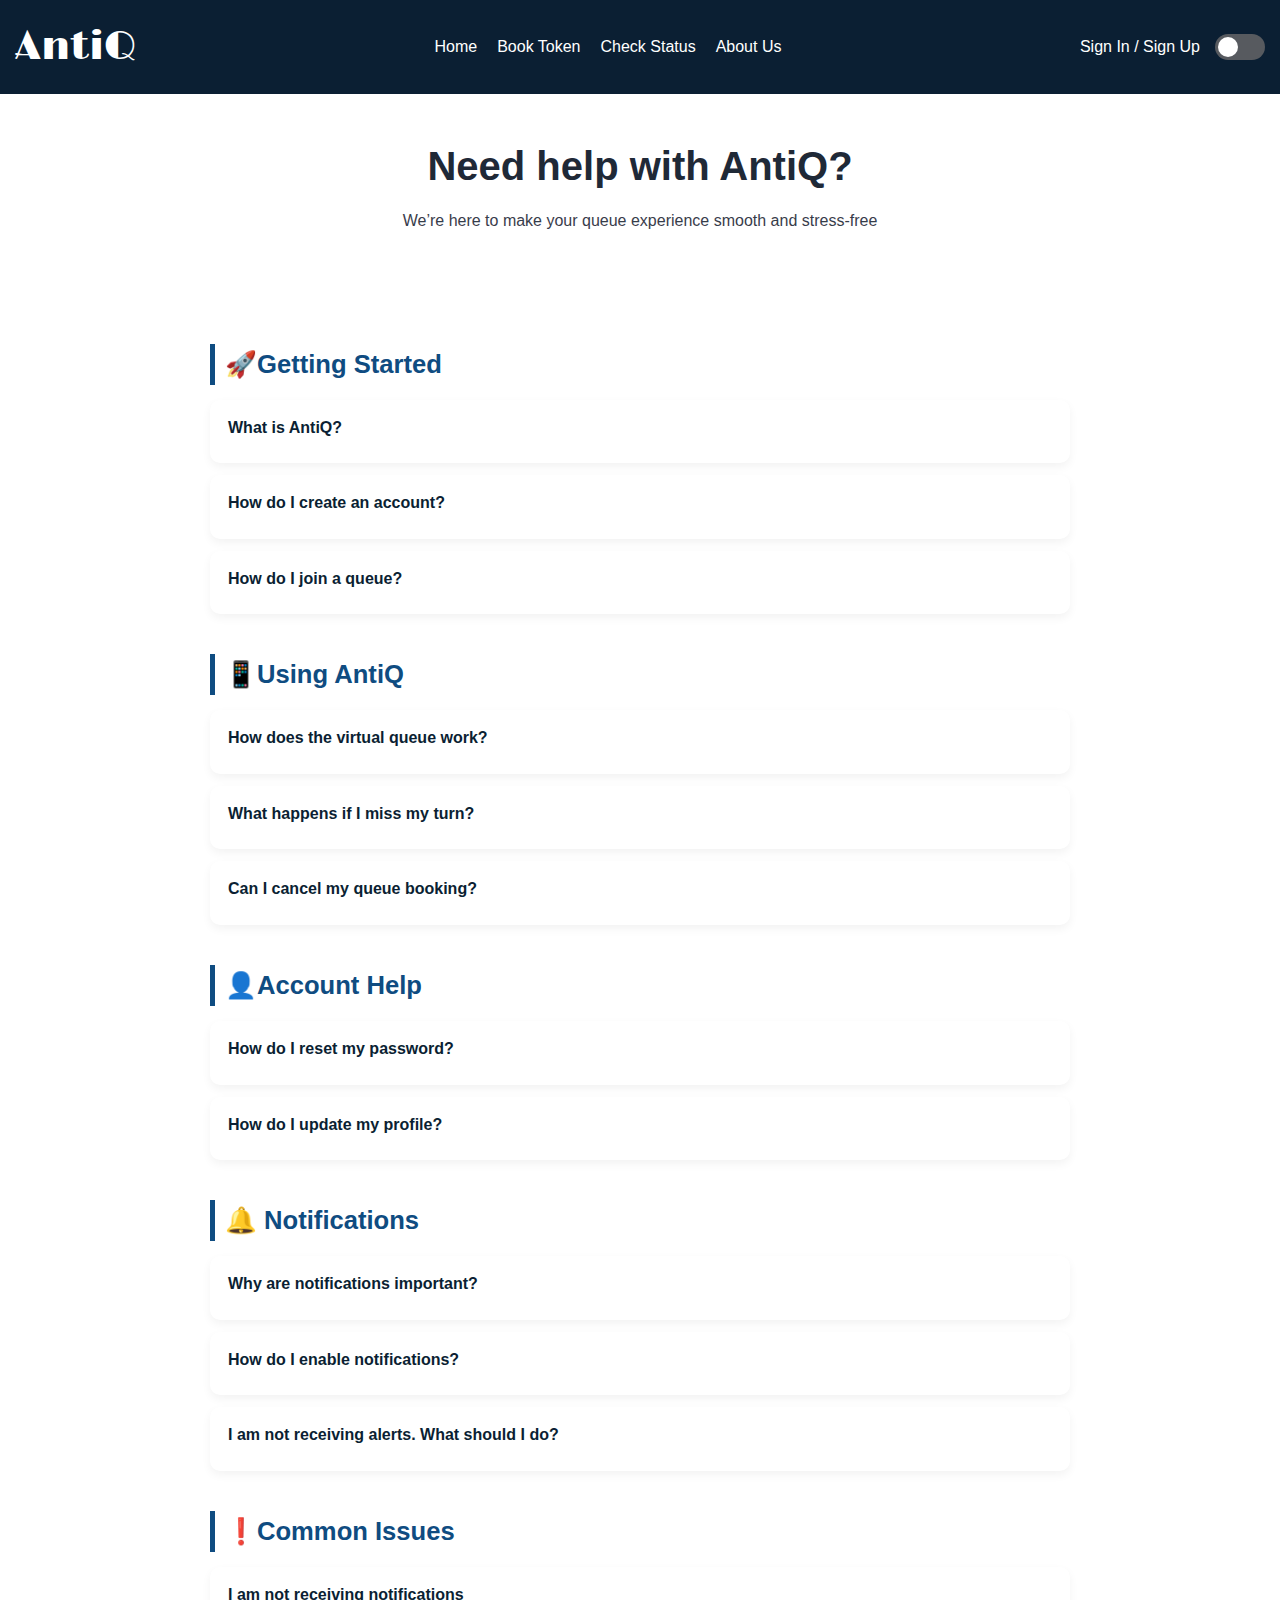
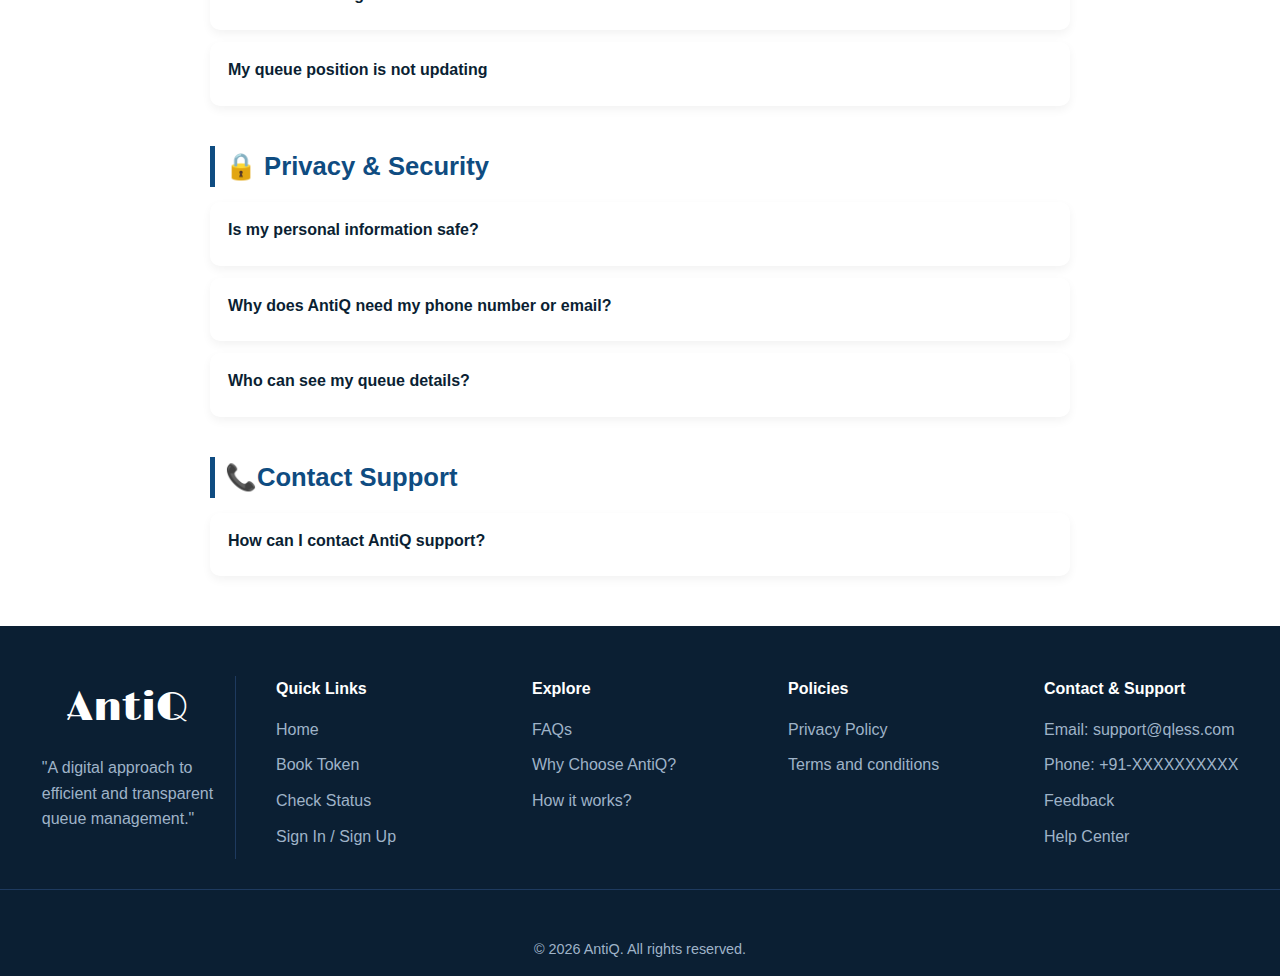
<file: HelpCenter.html>
<!DOCTYPE html>
<html lang="en">

<head>
    <meta charset="UTF-8">
    <meta name="viewport" content="width=device-width, initial-scale=1.0">
    <title>AntiQ | Help Center</title>

    <link rel="stylesheet" href="style.css">
    <link rel="preconnect" href="https://fonts.googleapis.com">
    <link rel="preconnect" href="https://fonts.gstatic.com" crossorigin>
    <link href="https://fonts.googleapis.com/css2?family=Limelight&display=swap" rel="stylesheet">
</head>
</head>

<body>
    <!-- ================= NAVBAR ================= -->
    <nav class="navbar">
        <div class="container">
            <h1 class="logo">AntiQ</h1>

            <ul class="nav-links">
                <li><a href="/AntiQ/index.html">Home</a></li>
                <li><a href=" /AntiQ/BookToken.html">Book Token</a></li>
                <li><a href="/AntiQ/checkStatus.html">Check Status</a></li>
                <li><a href="/AntiQ/AboutUs.html">About Us</a></li>
            </ul>

            <div class="nav-actions">
                <a href="/AntiQ/login.html">Sign In / Sign Up</a>

                <label class="theme-toggle">
                    <input type="checkbox">
                    <span class="slider"></span>
                </label>
            </div>
        </div>
    </nav>



    <section class="hc-hero">
        <h1>Need help with AntiQ?</h1>
        <p>We’re here to make your queue experience smooth and stress-free</p>


    </section>

    <section class="hc-container">

        <h2 class="hc-section-title">🚀Getting Started</h2>

        <div class="hc-faq">
            <div class="hc-item">
                <div class="hc-question">What is AntiQ?</div>
                <div class="hc-answer">AntiQ is a smart digital queue system that lets you join lines online and avoid
                    waiting physically.</div>
            </div>

            <div class="hc-item">
                <div class="hc-question">How do I create an account?</div>
                <div class="hc-answer">Click Sign Up, enter your details, and verify your phone or email to start using
                    AntiQ.</div>
            </div>

            <div class="hc-item">
                <div class="hc-question">How do I join a queue?</div>
                <div class="hc-answer">Choose a service location, select a queue, and tap “Join” to receive your queue
                    number instantly.</div>
            </div>
        </div>


        <h2 class="hc-section-title">📱Using AntiQ</h2>

        <div class="hc-faq">
            <div class="hc-item">
                <div class="hc-question">How does the virtual queue work?</div>
                <div class="hc-answer">You get live updates about your position and alerts when your turn is close.
                </div>
            </div>

            <div class="hc-item">
                <div class="hc-question">What happens if I miss my turn?</div>
                <div class="hc-answer">You may need to rejoin the queue depending on the service provider’s policy.
                </div>
            </div>

            <div class="hc-item">
                <div class="hc-question">Can I cancel my queue booking?</div>
                <div class="hc-answer">Yes, open your active queue and select Cancel to leave the line.</div>
            </div>
        </div>


        <h2 class="hc-section-title">👤Account Help</h2>

        <div class="hc-faq">
            <div class="hc-item">
                <div class="hc-question">How do I reset my password?</div>
                <div class="hc-answer">Click “Forgot Password” on the login page and follow the instructions sent to
                    you.</div>
            </div>

            <div class="hc-item">
                <div class="hc-question">How do I update my profile?</div>
                <div class="hc-answer">Go to account settings and edit your personal information anytime.</div>
            </div>
        </div>

        <h2 class="hc-section-title">🔔 Notifications</h2>

        <div class="hc-faq">
            <div class="hc-item">
                <div class="hc-question">Why are notifications important?</div>
                <div class="hc-answer">Notifications alert you when your turn is getting close, so you can arrive on
                    time and avoid missing your slot.</div>
            </div>

            <div class="hc-item">
                <div class="hc-question">How do I enable notifications?</div>
                <div class="hc-answer">Go to your phone settings, open AntiQ app permissions, and make sure
                    notifications are turned on.</div>
            </div>

            <div class="hc-item">
                <div class="hc-question">I am not receiving alerts. What should I do?</div>
                <div class="hc-answer">Check your internet connection and ensure notifications are not blocked for the
                    AntiQ app.</div>
            </div>
        </div>



        <h2 class="hc-section-title">❗Common Issues</h2>

        <div class="hc-faq">
            <div class="hc-item">
                <div class="hc-question">I am not receiving notifications</div>
                <div class="hc-answer">Check your notification settings and ensure your internet connection is active.
                </div>
            </div>

            <div class="hc-item">
                <div class="hc-question">My queue position is not updating</div>
                <div class="hc-answer">Try refreshing the app. If the issue continues, contact support.</div>
            </div>
        </div>

        <h2 class="hc-section-title">🔒 Privacy & Security</h2>

        <div class="hc-faq">
            <div class="hc-item">
                <div class="hc-question">Is my personal information safe?</div>
                <div class="hc-answer">Yes, AntiQ uses secure systems to protect your personal data and prevent
                    unauthorized access.</div>
            </div>

            <div class="hc-item">
                <div class="hc-question">Why does AntiQ need my phone number or email?</div>
                <div class="hc-answer">Your contact details are used to send queue updates, notifications, and important
                    account information.</div>
            </div>

            <div class="hc-item">
                <div class="hc-question">Who can see my queue details?</div>
                <div class="hc-answer">Only the service provider and you can view your queue information. It is not
                    shared publicly.</div>
            </div>
        </div>


        <h2 class="hc-section-title">📞Contact Support</h2>

        <div class="hc-faq">
            <div class="hc-item">
                <div class="hc-question">How can I contact AntiQ support?</div>
                <div class="hc-answer">Email us at support@antiq.com or use the in-app “Report a Problem” option.</div>
            </div>
        </div>
    </section>

    <!-- ================= FOOTER ================= -->
    <footer class="footer">
        <div class="container footer-grid">

            <div class="footer-column column1">
                <h3 class="footer-logo">AntiQ</h3>
                <ul>
                    <p>"A digital approach to <br> efficient and transparent <br> queue management."</p>
                </ul>
            </div>

            <!-- Column 1 -->
            <div class="footer-column">
                <h4>Quick Links</h4>
                <ul>
                    <li><a href="/AntiQ/index.html">Home</a></li>
                    <li><a href=" /AntiQ/BookToken.html">Book Token</a></li>
                    <li><a href=" /AntiQ/checkStatus.html">Check Status</a></li>
                    <li><a href=" /AntiQ/login.html">Sign In / Sign Up</a></li>
                </ul>
            </div>

            <!-- Column 2 -->
            <div class=" footer-column">
                            <h4>Explore</h4>
                            <ul>
                                  <li><a href="#">FAQs</li>
                                <li><a href="AboutUs.html#why-choose">Why Choose AntiQ?</li>
                                <li><a href="index.html#how-it-works">How it works?</a></li>
                            </ul>
            </div>

            <!-- Column 3 -->
            <div class="footer-column">
                <h4>Policies</h4>
                <ul>
                    <li><a href="/AntiQ/PrivacyPolicy.html">Privacy Policy</a></li>
                    <li><a href="/AntiQ/T&C.html">Terms and conditions</a></li>
                </ul>
            </div>

            <!-- Column 4 -->
            <div class="footer-column">
                <h4>Contact & Support</h4>
                <ul>
                    <p>Email: support@qless.com</p>
                    <p>Phone: +91-XXXXXXXXXX</p>
                    <li><a href="/AntiQ/Feedback.html">Feedback</a></li>
                    <li><a href="/AntiQ/HelpCenter.html">Help Center</a></li>
                </ul>
            </div>
        </div>
        <div class="footer-bottom">
            <div class="social-links">
                <a href="#" aria-label="LinkedIn"><i class="fab fa-linkedin-in"></i></a>
                <a href="#" aria-label="GitHub"><i class="fab fa-github"></i></a>
                <a href="#" aria-label="Phone"><i class="fa-solid fa-phone"></i></a>
                <a href="#" aria-label="Email"><i class="fa-solid fa-envelope"></i></i></a>
            </div>
            <p> © 2026 AntiQ. All rights reserved. </p>
    </footer>
</body>

</html>
</file>
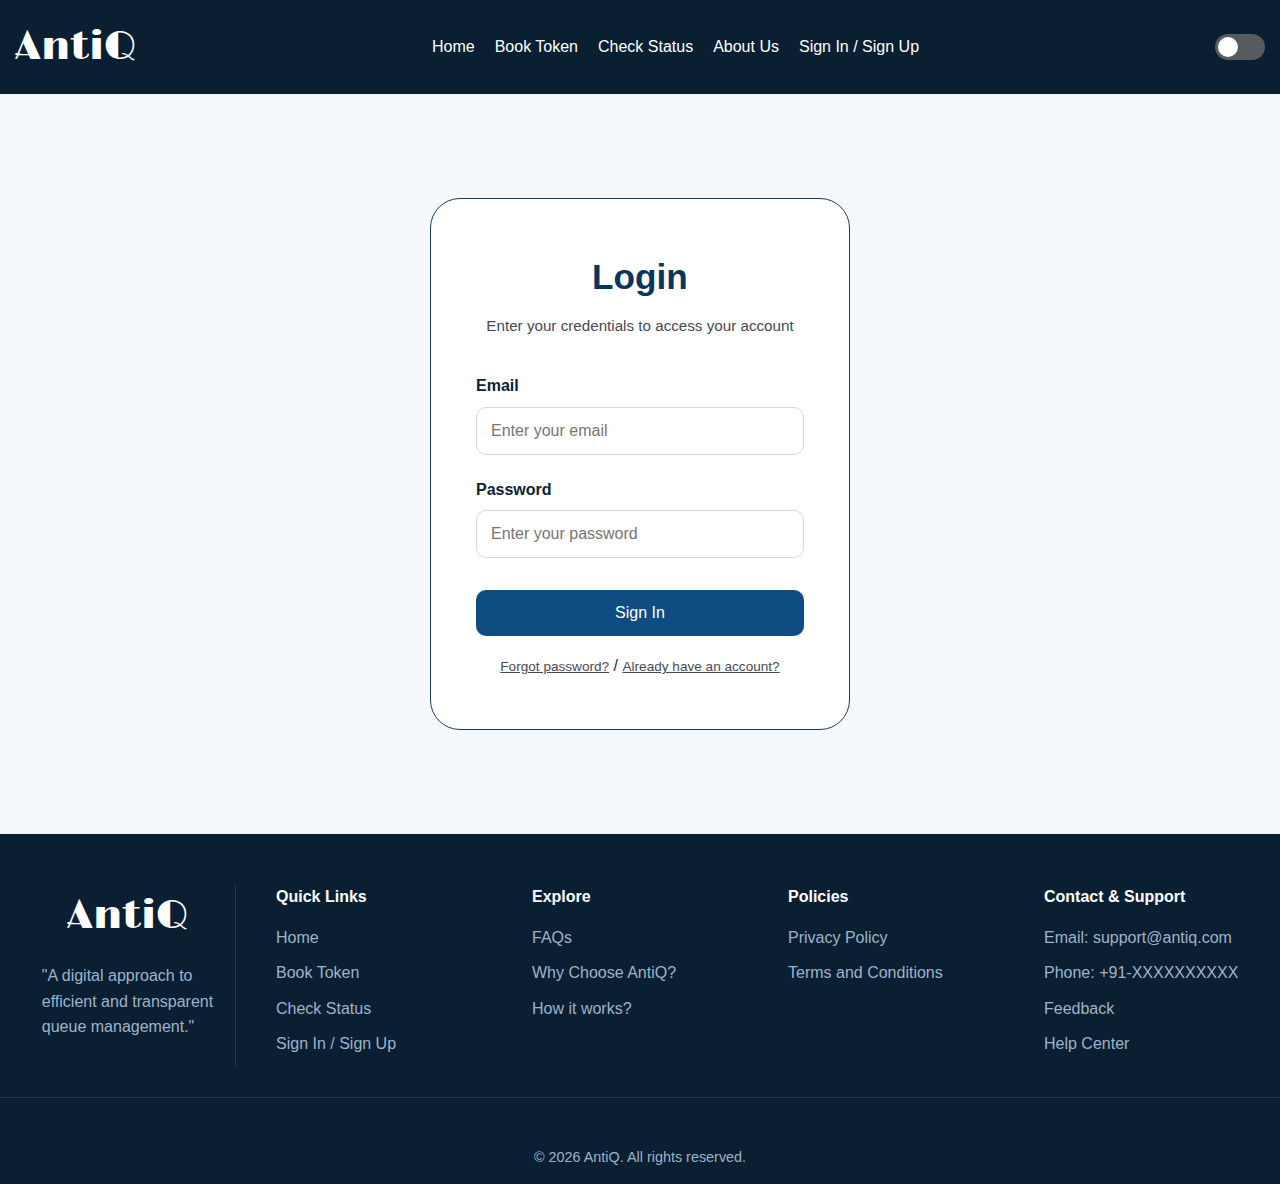
<file: login.html>
<!DOCTYPE html>
<html lang="en">

<head>
    <meta charset="UTF-8">
    <meta name="viewport" content="width=device-width, initial-scale=1.0">
    <title>AntiQ | Login</title>
    <link rel="stylesheet" href="style.css">
    <link href="https://fonts.googleapis.com/css2?family=Limelight&display=swap" rel="stylesheet">
</head>

<body>

    <!-- ================= NAVBAR ================= -->
      <nav class="navbar">
        <div class="container">

            <h1 class="logo">AntiQ</h1>

            <input type="checkbox" id="nav-toggle-safe">

            <ul class="nav-links">
                <li><a href="/AntiQ/index.html">Home</a></li>
                <li><a href="/AntiQ/BookToken.html">Book Token</a></li>
                <li><a href="/AntiQ/checkStatus.html">Check Status</a></li>
                <li><a href="/AntiQ/AboutUs.html">About Us</a></li>
                <li><a href="/AntiQ/login.html">Sign In / Sign Up</a></li>
            </ul>

            <div class="nav-actions">

                <label class="theme-toggle">
                    <input type="checkbox">
                    <span class="slider"></span>
                </label>

                <label for="nav-toggle-safe" class="menu-btn-safe">☰</label>

            </div>

        </div>
    </nav>

    <!-- ================= MAIN ================= -->

    <main class="login-main">
        <div class="login-card">
            <h2>Login</h2>
            <p class="login-text">Enter your credentials to access your account</p>

            <div class="login-group">
                <label>Email</label>
                <input type="email" placeholder="Enter your email">
            </div>

            <div class="login-group">
                <label>Password</label>
                <input type="password" placeholder="Enter your password">
            </div>

            <button class="login-btn">Sign In</button>

            <a href="#" class="login-forgot">Forgot password?</a>
            <span> / </span>
            <a href="#" class="existing-account">Already have an account?</a>
        </div>
    </main>



    <!-- ================= FOOTER ================= -->
    <footer class="footer">
        <div class="container footer-grid">
            <div class="footer-column column1">
                <h3 class="footer-logo">AntiQ</h3>
                <ul>
                    <p>"A digital approach to <br> efficient and transparent <br> queue management."</p>
                </ul>
            </div>

            <!-- Column 1 -->
            <div class="footer-column">
                <h4>Quick Links</h4>
                <ul>
                    <li><a href="/AntiQ/index.html">Home</a></li>
                    <li><a href=" /AntiQ/BookToken.html">Book Token</a></li>
                    <li><a href=" /AntiQ/checkStatus.html">Check Status</a></li>
                    <li><a href=" /AntiQ/login.html">Sign In / Sign Up</a></li>
                </ul>
            </div>

            <!-- Column 2 -->
            <div class=" footer-column">
 
                            <h4>Explore</h4>
                            <ul>
                                 <li><a href="/AntiQ/FAQ.html">FAQs</li>
                                <li><a href="AboutUs.html#why-choose">Why Choose AntiQ?</li>
                                <li><a href="AboutUs.html#working">How it works?</a></li>
                            </ul>

            </div>

            <!-- Column 3 -->
            <div class="footer-column">
                <h4>Policies</h4>
                <ul>
                    <li><a href="/AntiQ/PrivacyPolicy.html">Privacy Policy</a></li>
                    <li><a href="/AntiQ/T&C.html">Terms and Conditions</a></li>
                </ul>
            </div>

            <!-- Column 4 -->
            <div class="footer-column">
                <h4>Contact & Support</h4>
                <ul>
                    <p>Email: support@antiq.com</p>
                    <p>Phone: +91-XXXXXXXXXX</p>
                    <li><a href="/AntiQ/Feedback.html">Feedback</a></li>
                    <li><a href="/AntiQ/HelpCenter.html">Help Center</a></li>
                </ul>
            </div>
        </div>
        <div class="footer-bottom">
            <div class="social-links">
                <a href="#" aria-label="LinkedIn"><i class="fab fa-linkedin-in"></i></a>
                <a href="#" aria-label="GitHub"><i class="fab fa-github"></i></a>
                <a href="#" aria-label="Phone"><i class="fa-solid fa-phone"></i></a>
                <a href="#" aria-label="Email"><i class="fa-solid fa-envelope"></i></i></a>
            </div>
            <p> © 2026 AntiQ. All rights reserved. </p>
    </footer>
</body>

</html>
</file>
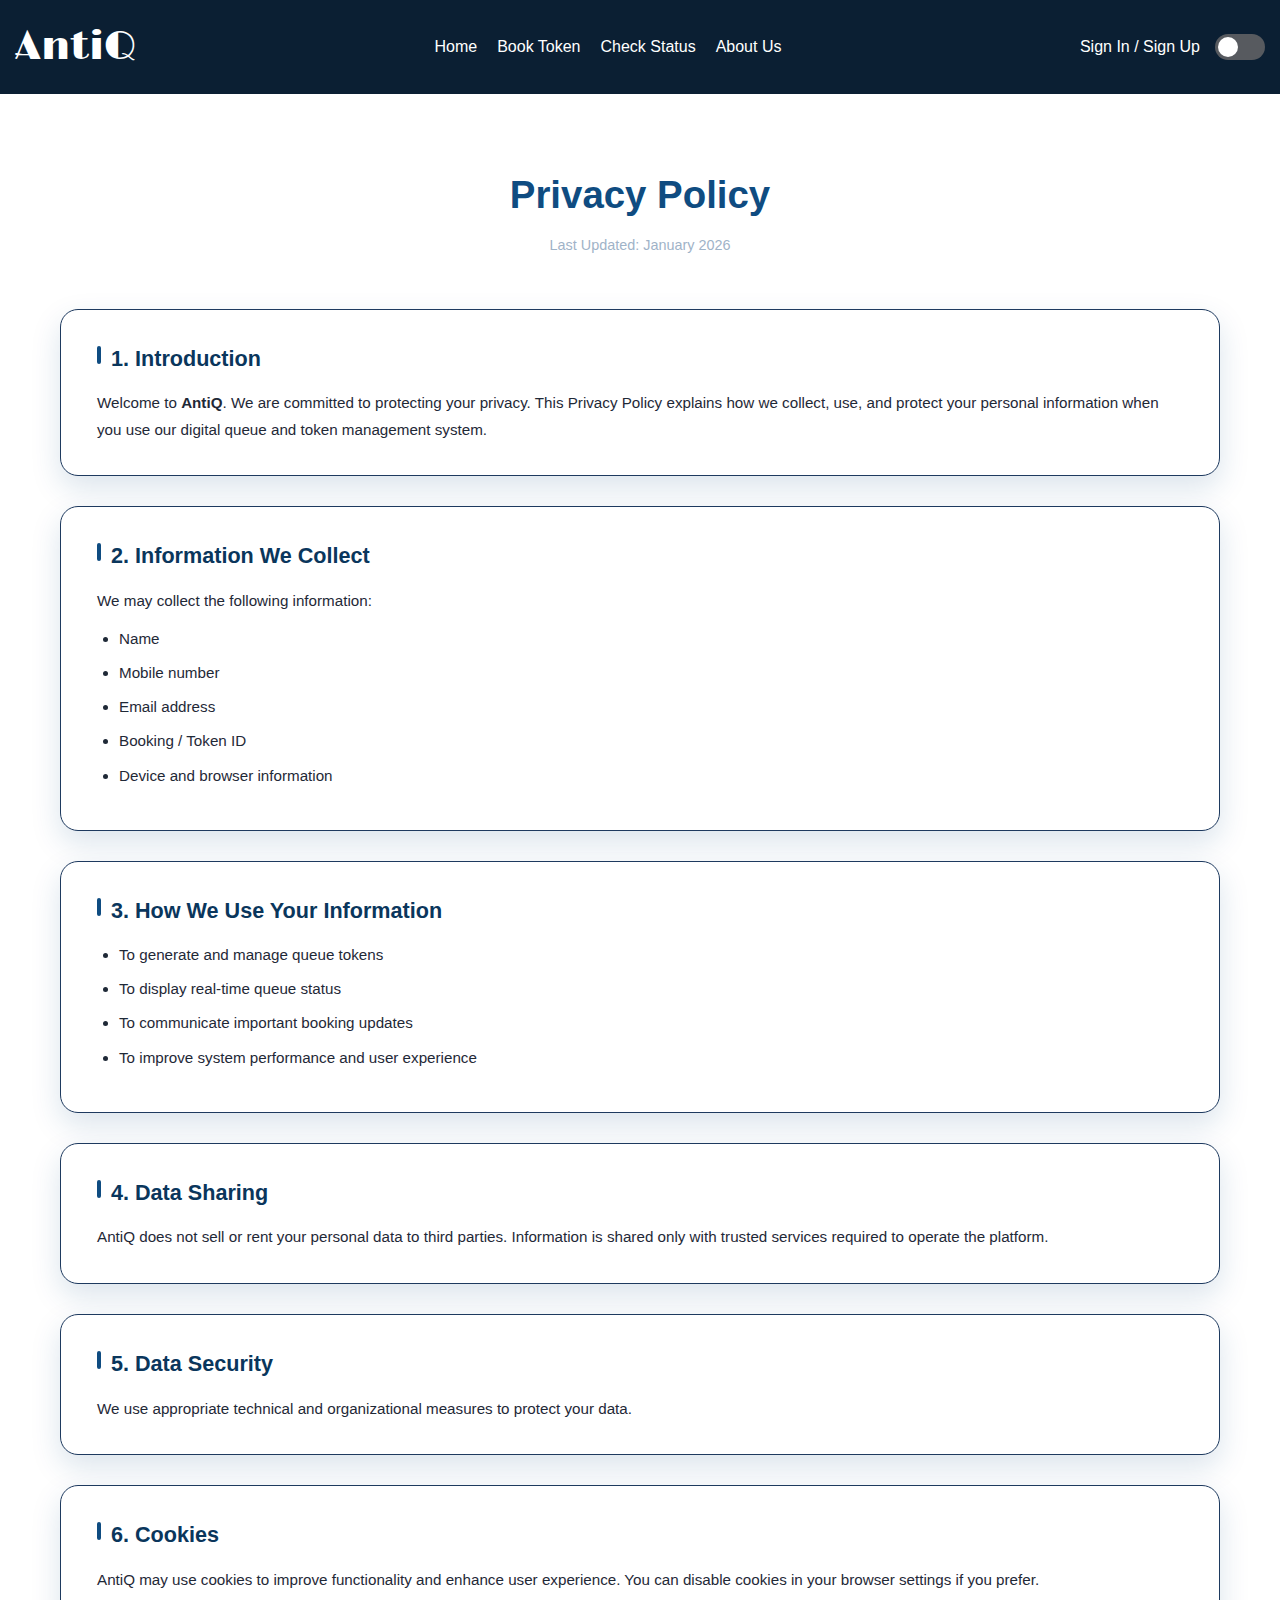
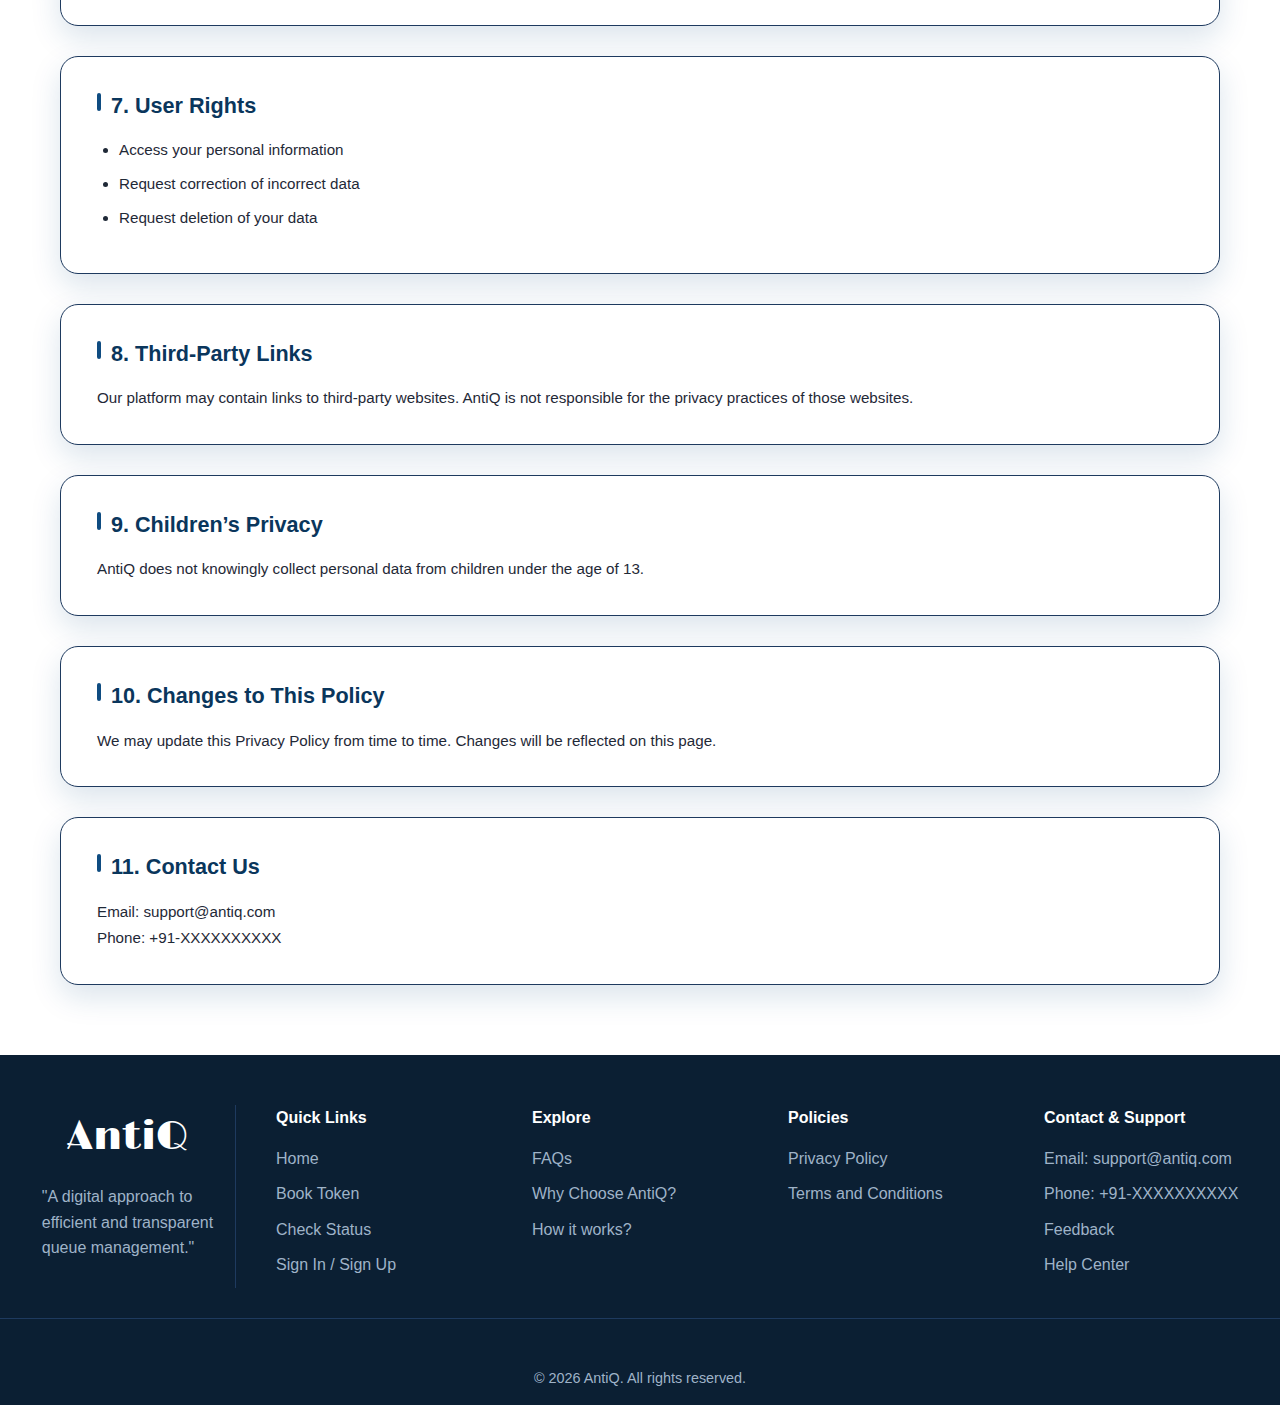
<file: PrivacyPolicy.html>
<!DOCTYPE html>
<html lang="en">

<head>
    <meta charset="UTF-8">
    <meta name="viewport" content="width=device-width, initial-scale=1.0">
    <title>AntiQ | Privacy Policy</title>
    <link rel="stylesheet" href="style.css">
    <link rel="preconnect" href="https://fonts.googleapis.com">
    <link rel="preconnect" href="https://fonts.gstatic.com" crossorigin>
    <link href="https://fonts.googleapis.com/css2?family=Limelight&display=swap" rel="stylesheet">
</head>
</head>

<body>

    <!-- ================= NAVBAR ================= -->
    <nav class="navbar">
        <div class="container">
            <h1 class="logo">AntiQ</h1>

            <ul class="nav-links">
                <li><a href="/AntiQ/index.html">Home</a></li>
                <li><a href=" /AntiQ/BookToken.html">Book Token</a></li>
                <li><a href="/AntiQ/checkStatus.html">Check Status</a></li>
                <li><a href="/AntiQ/AboutUs.html">About Us</a></li>
            </ul>

            <div class="nav-actions">
                <a href="/AntiQ/login.html">Sign In / Sign Up</a>

                <label class="theme-toggle">
                    <input type="checkbox">
                    <span class="slider"></span>
                </label>
            </div>
        </div>
    </nav>
    <!-- MAIN CONTENT -->

    <main class="privacy-container">

        <h1>Privacy Policy</h1>
        <p class="last-updated">Last Updated: January 2026</p>

        <section class="policy-card">
            <h2>1. Introduction</h2>
            <p>
                Welcome to <strong>AntiQ</strong>. We are committed to protecting your privacy.
                This Privacy Policy explains how we collect, use, and protect your personal
                information when you use our digital queue and token management system.
            </p>
        </section>

        <section class="policy-card">
            <h2>2. Information We Collect</h2>
            <p>We may collect the following information:</p>
            <ul>
                <li>Name</li>
                <li>Mobile number</li>
                <li>Email address</li>
                <li>Booking / Token ID</li>
                <li>Device and browser information</li>
            </ul>
        </section>

        <section class="policy-card">
            <h2>3. How We Use Your Information</h2>
            <ul>
                <li>To generate and manage queue tokens</li>
                <li>To display real-time queue status</li>
                <li>To communicate important booking updates</li>
                <li>To improve system performance and user experience</li>
            </ul>
        </section>

        <section class="policy-card">
            <h2>4. Data Sharing</h2>
            <p>
                AntiQ does not sell or rent your personal data to third parties.
                Information is shared only with trusted services required to operate
                the platform.
            </p>
        </section>

        <section class="policy-card">
            <h2>5. Data Security</h2>
            <p>
                We use appropriate technical and organizational measures to protect
                your data. 
            </p>
        </section>

        <section class="policy-card">
            <h2>6. Cookies</h2>
            <p>
                AntiQ may use cookies to improve functionality and enhance user experience.
                You can disable cookies in your browser settings if you prefer.
            </p>
        </section>

        <section class="policy-card">
            <h2>7. User Rights</h2>
            <ul>
                <li>Access your personal information</li>
                <li>Request correction of incorrect data</li>
                <li>Request deletion of your data</li>
            </ul>
        </section>

        <section class="policy-card">
            <h2>8. Third-Party Links</h2>
            <p>
                Our platform may contain links to third-party websites.
                AntiQ is not responsible for the privacy practices of those websites.
            </p>
        </section>

        <section class="policy-card">
            <h2>9. Children’s Privacy</h2>
            <p>
                AntiQ does not knowingly collect personal data from children under the age of 13.
            </p>
        </section>

        <section class="policy-card">
            <h2>10. Changes to This Policy</h2>
            <p>
                We may update this Privacy Policy from time to time.
                Changes will be reflected on this page.
            </p>
        </section>

        <section class="policy-card">
            <h2>11. Contact Us</h2>
            <p>
                Email: support@antiq.com <br>
                Phone: +91-XXXXXXXXXX
            </p>
        </section>
    </main>

    <!-- ================= FOOTER ================= -->
    <footer class="footer">
        <div class="container footer-grid">

            <div class="footer-column column1">
                <h3 class="footer-logo">AntiQ</h3>
                <ul>
                    <p>"A digital approach to <br> efficient and transparent <br> queue management."</p>
                </ul>
            </div>

            <!-- Column 1 -->
            <div class="footer-column">
                <h4>Quick Links</h4>
                <ul>
                    <li><a href="/AntiQ/index.html">Home</a></li>
                    <li><a href=" /AntiQ/BookToken.html">Book Token</a></li>
                    <li><a href=" /AntiQ/checkStatus.html">Check Status</a></li>
                    <li><a href=" /AntiQ/login.html">Sign In / Sign Up</a></li>
                </ul>
            </div>

            <!-- Column 2 -->
            <div class=" footer-column">
                            <h4>Explore</h4>
                            <ul>
                                 <li><a href="/AntiQ/FAQ.html">FAQs</li>
                                <li><a href="AboutUs.html#why-choose">Why Choose AntiQ?</li>
                                <li><a href="index.html#how-it-works">How it works?</a></li>
                            </ul>
            </div>

            <!-- Column 3 -->
            <div class="footer-column">
                <h4>Policies</h4>
                <ul>
                    <li><a href="/AntiQ/PrivacyPolicy.html">Privacy Policy</a></li>
                    <li><a href="/AntiQ/T&C.html">Terms and Conditions</a></li>
                </ul>
            </div>

            <!-- Column 4 -->
            <div class="footer-column">
                <h4>Contact & Support</h4>
                <ul>
                    <p>Email: support@antiq.com</p>
                    <p>Phone: +91-XXXXXXXXXX</p>
                    <li><a href="/AntiQ/Feedback.html">Feedback</a></li>
                    <li><a href="/AntiQ/HelpCenter.html">Help Center</a></li>
                </ul>
            </div>
        </div>
        <div class="footer-bottom">
            <div class="social-links">
                <a href="#" aria-label="LinkedIn"><i class="fab fa-linkedin-in"></i></a>
                <a href="#" aria-label="GitHub"><i class="fab fa-github"></i></a>
                <a href="#" aria-label="Phone"><i class="fa-solid fa-phone"></i></a>
                <a href="#" aria-label="Email"><i class="fa-solid fa-envelope"></i></i></a>
            </div>
            <p> © 2026 AntiQ. All rights reserved. </p>
    </footer>
</body>

</html>
</file>
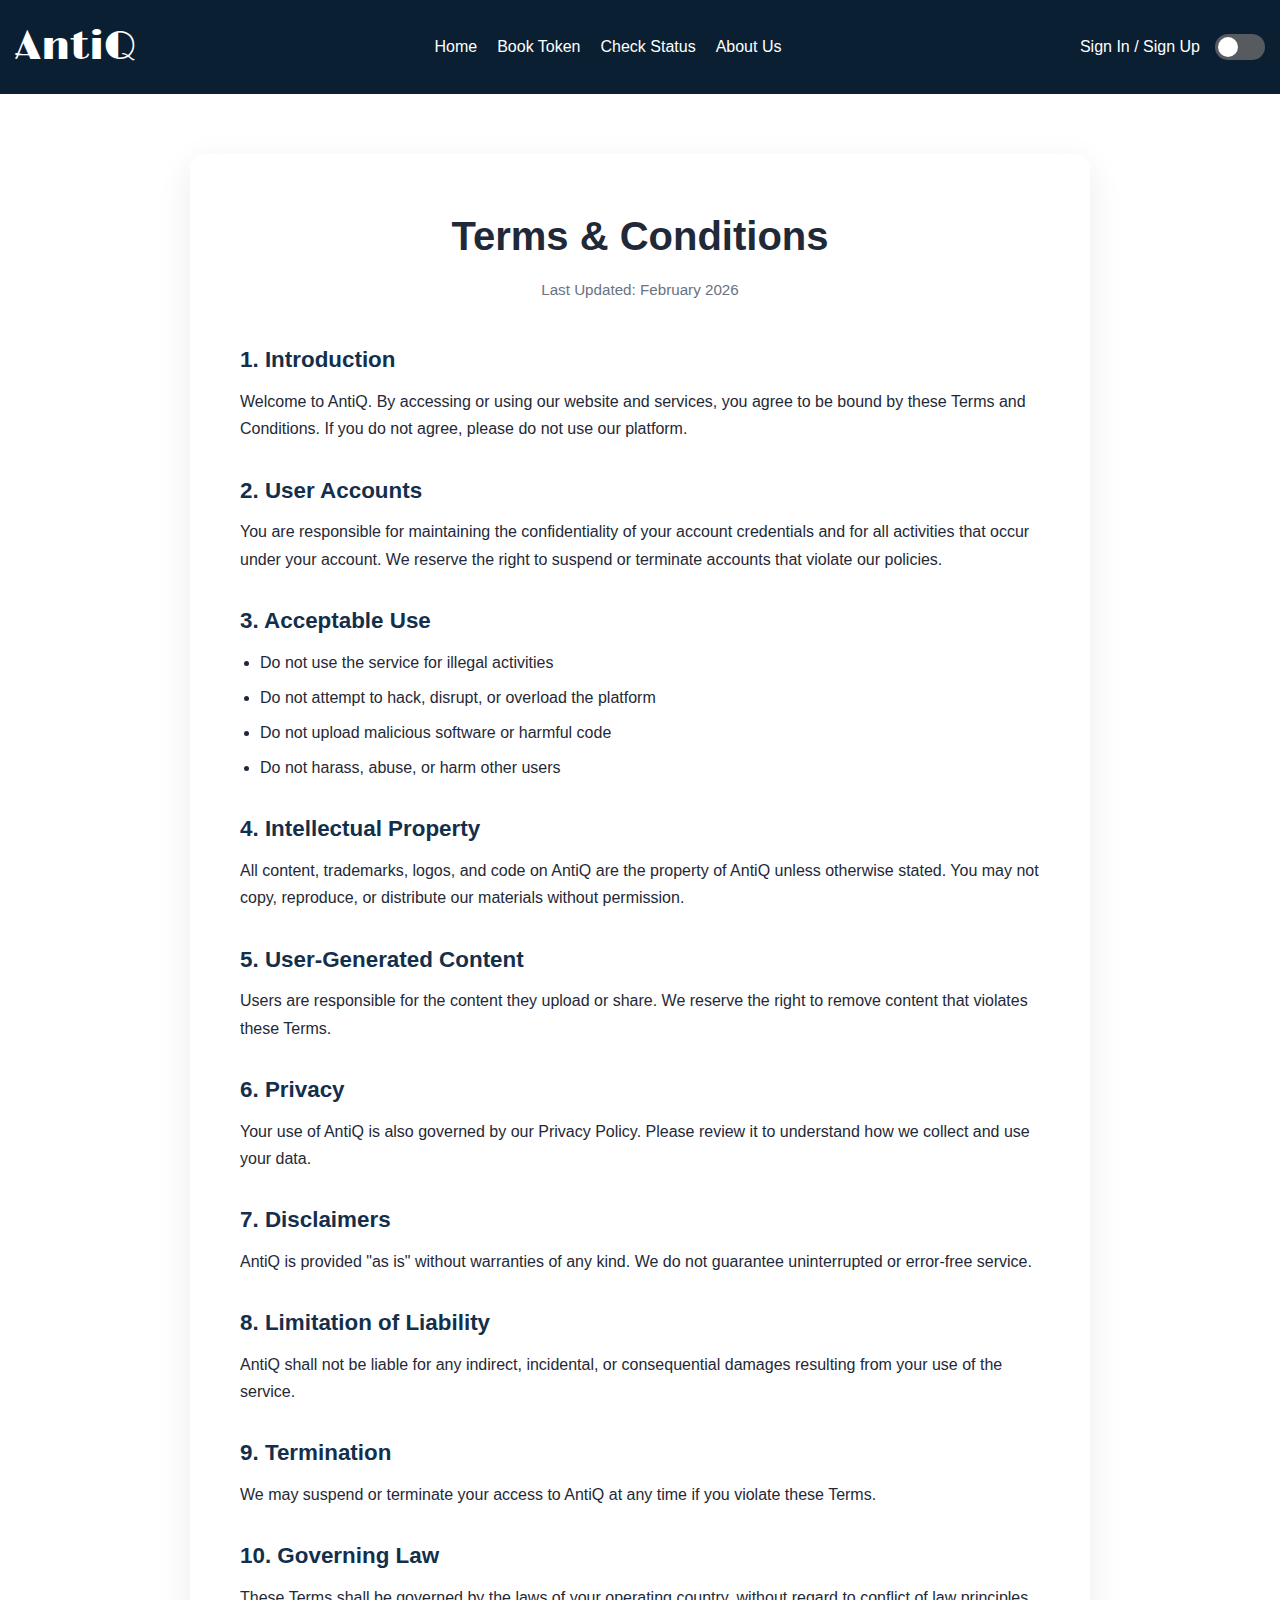
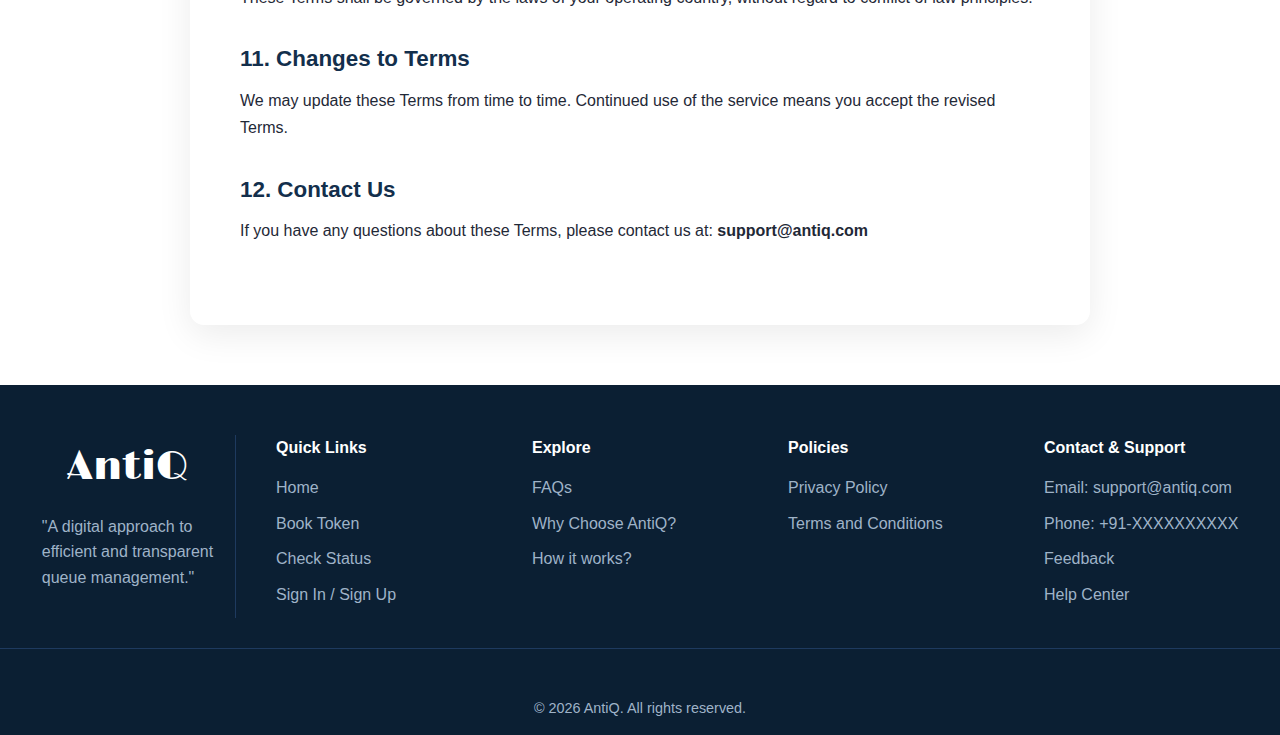
<file: T&C.html>
<!DOCTYPE html>
<html lang="en">

<head>
    <meta charset="UTF-8">
    <meta name="viewport" content="width=device-width, initial-scale=1.0">
    <title>AntiQ | Terms & Conditions</title>
    <link rel="stylesheet" href="style.css">
    <link rel="preconnect" href="https://fonts.googleapis.com">
    <link rel="preconnect" href="https://fonts.gstatic.com" crossorigin>
    <link href="https://fonts.googleapis.com/css2?family=Limelight&display=swap" rel="stylesheet">
</head>
</head>

<body>
    <!-- ================= NAVBAR ================= -->
    <nav class="navbar">
        <div class="container">
            <h1 class="logo">AntiQ</h1>

            <ul class="nav-links">
                <li><a href="/AntiQ/index.html">Home</a></li>
                <li><a href=" /AntiQ/BookToken.html">Book Token</a></li>
                <li><a href="/AntiQ/checkStatus.html">Check Status</a></li>
                <li><a href="/AntiQ/AboutUs.html">About Us</a></li>
            </ul>

            <div class="nav-actions">
                <a href="/AntiQ/login.html">Sign In / Sign Up</a>
                <label class="theme-toggle">
                    <input type="checkbox">
                    <span class="slider"></span>
                </label>
            </div>
        </div>
    </nav>


<!-- ================= MAIN ================= -->
    <section class="legal-wrapper">
        <div class="legal-box">
            <h1 class="legal-heading">Terms & Conditions</h1>
            <p class="legal-updated">Last Updated: February 2026</p>

            <div class="legal-block">
                <h2>1. Introduction</h2>
                <p>
                    Welcome to AntiQ. By accessing or using our website and services,
                    you agree to be bound by these Terms and Conditions. If you do not
                    agree, please do not use our platform.
                </p>
            </div>

            <div class="legal-block">
                <h2>2. User Accounts</h2>
                <p>
                    You are responsible for maintaining the confidentiality of your
                    account credentials and for all activities that occur under your account.
                    We reserve the right to suspend or terminate accounts that violate our policies.
                </p>
            </div>

            <div class="legal-block">
                <h2>3. Acceptable Use</h2>
                <ul>
                    <li>Do not use the service for illegal activities</li>
                    <li>Do not attempt to hack, disrupt, or overload the platform</li>
                    <li>Do not upload malicious software or harmful code</li>
                    <li>Do not harass, abuse, or harm other users</li>
                </ul>
            </div>

            <div class="legal-block">
                <h2>4. Intellectual Property</h2>
                <p>
                    All content, trademarks, logos, and code on AntiQ are the property
                    of AntiQ unless otherwise stated. You may not copy, reproduce, or
                    distribute our materials without permission.
                </p>
            </div>

            <div class="legal-block">
                <h2>5. User-Generated Content</h2>
                <p>
                    Users are responsible for the content they upload or share. We reserve
                    the right to remove content that violates these Terms.
                </p>
            </div>

            <div class="legal-block">
                <h2>6. Privacy</h2>
                <p>
                    Your use of AntiQ is also governed by our Privacy Policy. Please review it
                    to understand how we collect and use your data.
                </p>
            </div>

            <div class="legal-block">
                <h2>7. Disclaimers</h2>
                <p>
                    AntiQ is provided "as is" without warranties of any kind. We do not
                    guarantee uninterrupted or error-free service.
                </p>
            </div>

            <div class="legal-block">
                <h2>8. Limitation of Liability</h2>
                <p>
                    AntiQ shall not be liable for any indirect, incidental, or consequential
                    damages resulting from your use of the service.
                </p>
            </div>

            <div class="legal-block">
                <h2>9. Termination</h2>
                <p>
                    We may suspend or terminate your access to AntiQ at any time if you
                    violate these Terms.
                </p>
            </div>

            <div class="legal-block">
                <h2>10. Governing Law</h2>
                <p>
                    These Terms shall be governed by the laws of your operating country,
                    without regard to conflict of law principles.
                </p>
            </div>

            <div class="legal-block">
                <h2>11. Changes to Terms</h2>
                <p>
                    We may update these Terms from time to time. Continued use of the
                    service means you accept the revised Terms.
                </p>
            </div>

            <div class="legal-block">
                <h2>12. Contact Us</h2>
                <p>
                    If you have any questions about these Terms, please contact us at:
                    <strong>support@antiq.com</strong>
                </p>
            </div>

        </div>
    </section>



       <!-- ================= FOOTER ================= -->
    <footer class="footer">
        <div class="container footer-grid">

            <div class="footer-column column1">
                <h3 class="footer-logo">AntiQ</h3>
                <ul>
                    <p>"A digital approach to <br> efficient and transparent <br> queue management."</p>
                </ul>
            </div>

            <!-- Column 1 -->
            <div class="footer-column">
                <h4>Quick Links</h4>
                <ul>
                    <li><a href="/AntiQ/index.html">Home</a></li>
                    <li><a href=" /AntiQ/BookToken.html">Book Token</a></li>
                    <li><a href=" /AntiQ/checkStatus.html">Check Status</a></li>
                    <li><a href=" /AntiQ/login.html">Sign In / Sign Up</a></li>
                </ul>
            </div>

            <!-- Column 2 -->
            <div class=" footer-column"> 
                <h4>Explore</h4>
                <ul>
                      <li><a href="/AntiQ/FAQ.html">FAQs</li>
                                <li><a href="AboutUs.html#why-choose">Why Choose AntiQ?</li>
                                <li><a href="AboutUs.html#working">How it works?</a></li>
                </ul>
            </div>

            <!-- Column 3 -->
            <div class="footer-column">
                <h4>Policies</h4>
                <ul>
                    <li><a href="/AntiQ/PrivacyPolicy.html">Privacy Policy</a></li>
                    <li><a href="/AntiQ/T&C.html">Terms and Conditions</a></li>
                </ul>
            </div>

            <!-- Column 4 -->
            <div class="footer-column">
                <h4>Contact & Support</h4>
                <ul>
                    <p>Email: support@antiq.com</p>
                    <p>Phone: +91-XXXXXXXXXX</p>
                    <li><a href="/AntiQ/Feedback.html">Feedback</a></li>
                    <li><a href="/AntiQ/HelpCenter.html">Help Center</a></li>
                </ul>
            </div>
        </div>
        <div class="footer-bottom">
            <div class="social-links">
                <a href="#" aria-label="LinkedIn"><i class="fab fa-linkedin-in"></i></a>
                <a href="#" aria-label="GitHub"><i class="fab fa-github"></i></a>
                <a href="#" aria-label="Phone"><i class="fa-solid fa-phone"></i></a>
                <a href="#" aria-label="Email"><i class="fa-solid fa-envelope"></i></i></a>
            </div>
            <p> © 2026 AntiQ. All rights reserved. </p>
    </footer>
</body>
</html>
</file>
<file: style.css>
/* ===== CSS VARIABLES ===== */
:root {
    --color-primary: #0f4c81;
    /* Navy Blue */
    --color-primary-dark: #0a365c;
    --color-dark: #0b1f33;
    --color-dark-secondary: #132f4c;
    --color-light: #ffffff;
    --color-text: #1f2937;
    --color-muted: #9fb3c8;
    --color-border: #1e3a5f;
    --toggle-off: #575a5f;
    /* Off background */
    --toggle-on: #0f4c81;
    /* On background */
    --toggle-circle: #ffffff;
}

/* ===== RESET ===== */
* {
    margin: 0;
    padding: 0;
    box-sizing: border-box;
}

/* ===== BASE ===== */
body {
    font-family: Arial, Helvetica, sans-serif;
    color: var(--color-text);
    line-height: 1.6;
    background: var(--color-light);
}

a {
    color: inherit;
    text-decoration: none;
}

/* ===== LAYOUT ===== */
.container {
    max-width: 100%;
    margin: auto;
    padding: 0 20px;
}

/* ===== NAVBAR ===== */
.navbar {
    background: var(--color-dark);
    color: var(--color-light);
}

.navbar .container {
    display: flex;
    justify-content: space-between;
    align-items: center;
    padding: 15px;
}

.logo {
    font-size: 2.5rem;
    font-family: "Limelight", sans-serif;
    font-weight: 400;
    font-style: normal;
}

.nav-links {
    list-style: none;
    display: flex;
    gap: 20px;
}

.nav-links a {
    color: var(--color-light);
}

.nav-actions {
    display: flex;
    align-items: center;
    gap: 15px;
}

.theme-toggle {
    position: relative;
    display: inline-block;
    width: 50px;
    height: 26px;
}

.theme-toggle input {
    position: absolute;
    opacity: 0;
    width: 0;
    height: 0;
}

.theme-toggle .slider {
    position: absolute;
    inset: 0;
    background-color: var(--toggle-off);
    border-radius: 26px;
    cursor: pointer;
    transition: background-color 0.3s ease;
}

.theme-toggle .slider::before {
    content: "";
    position: absolute;
    height: 20px;
    width: 20px;
    left: 3px;
    top: 3px;
    background-color: var(--toggle-circle);
    border-radius: 50%;
    transition: transform 0.3s ease;
}

.theme-toggle input:checked+.slider {
    background-color: var(--toggle-on);
}

.theme-toggle input:checked+.slider::before {
    transform: translateX(24px);
}
/* ===== MOBILE NAV ===== */

#nav-toggle-safe{display:none;}
.menu-btn-safe{display:none;}

@media (max-width: 900px){

  .navbar .container{
    flex-wrap:wrap;
  }

  .logo{
    flex:0 0 auto;
  }

  .nav-actions{
    margin-left:auto;
    display:flex;
    align-items:center;
    gap:12px;
  }

  .menu-btn-safe{
    display:block;
    font-size:24px;
    cursor:pointer;
    color:var(--color-light);
  }

  .nav-links{
    width:100%;
    order:3;

    flex-direction:column;
    background:var(--color-dark);

    max-height:0;
    overflow:hidden;
    transition:max-height .3s ease;
  }

  #nav-toggle-safe:checked ~ .nav-links{
    max-height:420px;
  }

  .nav-links li{
    border-top:1px solid rgba(255,255,255,.08);
  }

  .nav-links a{
    display:block;
    padding:14px 0;
    color:var(--color-light);
  }
}

/* ===== INDEX PAGE ===== */
/* Hero */
.hero {
    min-height: 90vh;
    background: linear-gradient(180deg,
            var(--color-primary),
            var(--color-primary-dark));
    display: flex;
    align-items: center;
    justify-content: center;
    text-align: center;
    padding: 0 8%;
    color: var(--color-light);
}

.hero-content {
    max-width: 760px;
}

.hero-badge {
    display: inline-block;
    padding: 10px 22px;
    border-radius: 999px;
    background: rgba(255, 255, 255, 0.14);
    border: 1px solid rgba(255, 255, 255, 0.25);
    margin-bottom: 28px;
    font-size: 0.95rem;
}

.hero-subtitle {
    font-size: 3rem;
    font-weight: 700;
    margin-bottom: 16px;
}

.hero-text {
    max-width: 720px;
    margin: auto;
    opacity: 0.9;
}

.hero-actions {
    margin-top: 36px;
    display: flex;
    justify-content: center;
    gap: 18px;
}

/* Buttons */
.btn {
    padding: 14px 30px;
    border-radius: 10px;
    text-decoration: none;
    font-weight: 600;
}

.btn-primary {
    background: var(--color-light);
    color: var(--color-primary-dark);
}

.btn-outline {
    border: 2px solid var(--color-light);
    color: var(--color-light);
}

/* Sections */
.section {
    padding: 90px 8%;
}

.section-title {
    text-align: center;
    font-size: 2.3rem;
    margin-bottom: 28px;
    color: var(--color-dark);
}

.section-text {
    max-width: 820px;
    margin: auto;
    text-align: center;
}

/* Backgrounds */
.about,
.how {
    background: #f5f8fc;
}

/* Pills */
.pill-group {
    display: flex;
    justify-content: center;
    gap: 14px;
    flex-wrap: wrap;
}

.pill {
    padding: 12px 26px;
    border-radius: 999px;
    border: 1px solid var(--color-border);
    background: var(--color-light);
    transition: 0.3s ease;
    cursor: default;
}

.pill:hover {
    background: linear-gradient(135deg,
            var(--color-primary),
            var(--color-primary-dark));
    color: var(--color-light);
    border-color: transparent;
}

/* Cards */
.card-grid,
.split-grid {
    display: grid;
    grid-template-columns: repeat(auto-fit, minmax(260px, 1fr));
    gap: 28px;
}

.card,
.split-card {
    background: var(--color-light);
    padding: 32px;
    border-radius: 16px;
    box-shadow: 0 12px 30px rgba(11, 31, 51, 0.12);
}

/* CTA */
.cta {
    background: linear-gradient(180deg,
            var(--color-primary),
            var(--color-primary-dark));
    color: var(--color-light);
    padding: 100px 8%;
}

.cta-content {
    max-width: 720px;
    margin: auto;
    text-align: center;
}

.cta p {
    margin: 16px 0 34px;
    color: var(--color-muted);
}

/* Animations */

.animate-fade,
.animate-up {
    opacity: 0;
    transform: translateY(24px);
    animation: fadeUp 0.8s ease-out forwards;
}

.delay-1 {
    animation-delay: 0.3s;
}

.delay-2 {
    animation-delay: 0.6s;
}

@keyframes fadeUp {
    to {
        opacity: 1;
        transform: translateY(0);
    }
}

/* ===== FOOTER ===== */
.footer {
    max-width: 100%;
    background: var(--color-dark);
    color: var(--color-muted);
    padding-top: 50px;
}

.footer-grid {
    display: grid;
    grid-template-columns: repeat(auto-fit, minmax(200px, 1fr));
    gap: 40px;
    padding-bottom: 30px;
}

.footer-column p {
    margin: 0 0 10px;
}

.footer-column h3,
.footer-column h4 {
    color: var(--color-light);
    margin-bottom: 15px;
}

.footer-logo {
    font-size: 2.5rem;
    font-family: "Limelight", sans-serif;
    font-weight: 400;
    font-style: normal;
}

.column1 {
    display: flex;
    flex-direction: column;
    align-items: center;
    justify-items: center;
    border-right: 1px solid var(--color-border);
}

.footer-column ul {
    list-style: none;
}

.footer-column ul li {
    margin-bottom: 10px;
}

.footer-column a {
    color: var(--color-muted);
}

/* Footer Bottom */
.footer-bottom {
    border-top: 1px solid var(--color-border);
    text-align: center;
    width: 100%;
    padding: 15px 0;
    font-size: 0.9rem;
    justify-content: center;
    align-items: center;
}

.social-links {
    text-align: center;
    margin-top: 10px;
}

.social-links a {
    display: inline-block;
    margin: 0 10px;
    font-size: 22px;
    color: #cbcdd0;
    transition: color 0.3s ease, transform 0.2s ease;
}

.social-links a:hover {
    color: white;
    transform: translateY(-2px);
}

/* ===== Responsive ===== */
@media (max-width: 1200px) and (min-width: 768px) {

    .footer-grid {
        grid-template-columns: 1fr 1fr 1fr;
        gap: 30px;
        text-align: left;
    }

    .column1 {
        grid-row: 1 / span 2;
        border-right: 1px solid var(--color-border);
        border-bottom: none;
        padding-right: 20px;
        align-items: center;
        align-self: center;  
    }

}

@media (max-width: 767px) {
     .footer { 
        padding-top: 40px; 
    } 
     .footer-grid {
         grid-template-columns: 1fr; 
         gap: 25px; 
         text-align: left; 
        }
      .column1 {
         border: none;
         margin-bottom: 20px;
         align-items: center;  
         text-align: center;    

     }}

/* ================= LOGIN PAGE ================= */


.login-main {
    min-height: calc(100vh - 160px);
    display: flex;
    align-items: center;
    justify-content: center;
    background: #f5f8fc;
    padding: 40px 20px;
}


.login-card {
    background: var(--color-light);
    border: 1.5px solid var(--color-border);
    border-radius: 30px;
    padding: 50px 45px;
    max-width: 420px;
    width: 100%;
    text-align: center;
}

/* Heading */
.login-card h2 {
    font-size: 2.2rem;
    color: var(--color-primary-dark);
    margin-bottom: 8px;
}

/* Subtitle */
.login-text {
    font-size: 0.95rem;
    color: var(--color-text);
    opacity: 0.85;
    margin-bottom: 35px;
}

/* Input group */
.login-group {
    text-align: left;
    margin-bottom: 22px;
}

.login-group label {
    display: block;
    font-weight: 600;
    margin-bottom: 8px;
    color: var(--color-dark);
}

.login-group input {
    width: 100%;
    padding: 14px;
    font-size: 1rem;
    border-radius: 10px;
    border: 1px solid #d1d9e6;
    outline: none;
}

.login-group input:focus {
    border-color: var(--color-primary);
}

/* Button – Same style as Check Status */
.login-btn {
    width: 100%;
    padding: 14px;
    background: var(--color-primary);
    color: var(--color-light);
    border: none;
    border-radius: 10px;
    font-size: 1rem;
    cursor: pointer;
    margin-top: 10px;
    transition: background 0.3s ease;
}

.login-btn:hover {
    background: var(--color-primary-dark);
}

/* Forgot link */
.login-forgot, .existing-account {
    display: inline-block;
    margin-top: 20px;
    font-size: 0.85rem;
    color: var(--color-text);
    text-decoration: underline;
    opacity: 0.85;
}

/* Responsive */
@media (max-width: 480px) {
    .login-card {
        padding: 40px 30px;
    }

    .login-card h2 {
        font-size: 1.9rem;
    }
}


/* =========== CHECK STATUS PAGE ============= */

.check-status-page {
    background-color: var(--color-light);
}

/* Center main content */
.check-status-page main {
    min-height: calc(100vh - 160px);
    /* navbar + footer space */
    display: flex;
    align-items: center;
    justify-content: center;
    padding: 60px 20px;
}

/* Card styling */
.check-status-page .card {
    background: var(--color-light);
    border: 1.5px solid var(--color-border);
    border-radius: 24px;
    padding: 45px 50px;
    max-width: 420px;
    width: 100%;
    text-align: center;
    box-shadow: 0 10px 30px rgba(15, 76, 129, 0.08);
}


/* Heading */
.check-status-page .card h2 {
    font-size: 2rem;
    margin-bottom: 10px;
    color: var(--color-dark);
}

/* Sub text */
.check-status-page .card p {
    font-size: 0.95rem;
    color: var(--color-text);
    margin-bottom: 30px;
}

/* Input field */
.check-status-page .card input {
    width: 100%;
    padding: 14px;
    border-radius: 10px;
    border: 1px solid #d1d5db;
    font-size: 1rem;
    margin-bottom: 20px;
}

/* Button */
.check-status-page .card button {
    width: 100%;
    padding: 14px;
    font-size: 1rem;
    border-radius: 10px;
    border: none;
    cursor: pointer;
    background: var(--color-primary);
    color: var(--color-light);
    transition: background 0.3s ease;
}

.check-status-page .card button:hover {
    background: var(--color-primary-dark);
}

/* Responsive */
@media (max-width: 480px) {
    .check-status-page .card {
        padding: 35px 25px;
    }

    .check-status-page .card h2 {
        font-size: 1.6rem;
    }
}

/* ===== ABOUT US ===== */
.about-main {
    padding: 60px 20px;
    background: var(--bg-light);
    color: var(--text-dark);
    text-align: center;
}

/* Intro */
.about-main .intro h1 {
    font-size: 2.8rem;
    color: var(--primary);
    margin-bottom: 20px;
}

.about-main .intro p {
    max-width: 1000px;
    margin: auto;
    color: var(--text-muted);
    font-size: 1.1rem;
    line-height: 1.6;
}

/* How It Works */
.how-it-works {
    margin: 60px 0 60px 0;

}

.how-it-works h2 {
    color: var(--primary);
    margin-bottom: 40px;
}

/* Steps Grid */
.steps-grid {
    display: flex;
    flex-wrap: wrap;
    gap: 30px;
    justify-content: center;
}

.step-card {
    background: #f9fafb;
    border: 1px solid rgba(0, 0, 0, 0.05);
    border-radius: 12px;
    flex: 1 1 250px;
    max-width: 300px;
    padding: 25px 20px;
    text-align: left;
    transition: transform 0.3s ease, box-shadow 0.3s ease;
}

.step-card:hover {
    transform: translateY(-5px);
    box-shadow: 0 10px 25px rgba(0, 0, 0, 0.08);
}

.step-card h3 {
    color: var(--primary);
    margin-bottom: 10px;
}

.step-card p {
    color: var(--text-muted);
    line-height: 1.5;
}

.step-number {
    width: 40px;
    height: 40px;
    background: var(--primary);
    color: var(--bg-light);
    border-radius: 50%;
    display: flex;
    align-items: center;
    justify-content: center;
    font-weight: bold;
    margin-bottom: 15px;
    font-size: 1.1rem;
}

/* Why This Service */
.why-service {
    margin-top: 60px;
}

.why-service h2 {
    color: var(--primary);
    margin-bottom: 40px;
}

/* Grid for why-cards */
.why-grid {
    display: flex;
    flex-wrap: wrap;
    gap: 25px;
    justify-content: center;
}

.why-card {
    flex: 1 1 220px;
    max-width: 260px;
    background: #f9fafb;
    border: 1px solid rgba(0, 0, 0, 0.05);
    border-radius: 12px;
    padding: 20px;
    text-align: left;
    transition: transform 0.3s ease, box-shadow 0.3s ease;
}

.why-card h3 {
    color: var(--primary);
    margin-bottom: 10px;
}

.why-card p {
    color: var(--text-muted);
    line-height: 1.5;
}

.why-card:hover {
    transform: translateY(-5px);
    box-shadow: 0 10px 25px rgba(0, 0, 0, 0.08);
}

/* CTA Section */
.cta-section {
    background: linear-gradient(180deg,
            var(--color-primary),
            var(--color-primary-dark));
    padding: 60px 20px;
    text-align: center;
    border-radius: 12px;
    color: var(--color-light);
    margin: 60px 0;
}

/* CTA text */
.cta-section .cta-text {
    max-width: 700px;
    margin: 0 auto 30px auto;
    font-size: 1.3rem;
    line-height: 1.6;
    color: var(--bg-light);
}

p.cta-intro {
    margin: 16px 0 34px;
}

/* CTA button */
.cta-section .btn {
    background-color: var(--color-light);
    color: var(--color-dark);
    padding: 16px 40px;
    font-size: 1.15rem;
    font-weight: bold;
    border-radius: 8px;
    text-decoration: none;
    display: inline-block;
    transition: transform 0.2s ease, box-shadow 0.2s ease;
    box-shadow: 0 6px 15px rgba(0, 0, 0, 0.2);
}

.cta-section .btn:hover {
    transform: translateY(-3px);
    box-shadow: 0 12px 25px rgba(0, 0, 0, 0.25);
}

/* =========== PRIVACY POLICY ============ */

/* Main */
main.privacy-container {
    max-width: 1200px;
    margin: 70px auto;
    padding: 0 20px;
    font-family: Arial, Helvetica, sans-serif;
    color: var(--color-text);
}

/* Page Title */
main.privacy-container h1 {
    text-align: center;
    font-size: 2.4rem;
    color: var(--color-primary);
    margin-bottom: 8px;
}

main.privacy-container .last-updated {
    text-align: center;
    font-size: 0.9rem;
    color: var(--color-muted);
    margin-bottom: 50px;
}

/* POLICY CARDS */
main.privacy-container .policy-card {
    background: var(--color-light);
    border: 1px solid var(--color-border);
    border-radius: 18px;
    padding: 32px 36px;
    margin-bottom: 30px;
    box-shadow: 0 12px 30px rgba(15, 76, 129, 0.15);
    transition: transform 0.3s ease, box-shadow 0.3s ease;
}

main.privacy-container .policy-card:hover {
    transform: translateY(-6px);
    box-shadow: 0 18px 45px rgba(15, 76, 129, 0.25);
}

/* Section Headings */
main.privacy-container h2 {
    font-size: 1.35rem;
    color: var(--color-primary-dark);
    margin-bottom: 14px;
    position: relative;
    padding-left: 14px;
}

main.privacy-container h2::before {
    content: "";
    position: absolute;
    left: 0;
    top: 4px;
    height: 18px;
    width: 4px;
    background: var(--color-primary);
    border-radius: 4px;
}

/* Text */
main.privacy-container p {
    font-size: 0.95rem;
    line-height: 1.75;
    color: var(--color-text);
}

/* Lists */
main.privacy-container ul {
    margin-top: 12px;
    padding-left: 22px;
}

main.privacy-container ul li {
    margin-bottom: 10px;
    font-size: 0.95rem;
    color: var(--color-text);
}

/* Highlight Card */
main.privacy-container .policy-card.highlight {
    background: linear-gradient(135deg,
            var(--color-primary-dark),
            var(--color-dark-secondary));
    color: var(--color-light);
    border: none;
}

main.privacy-container .policy-card.highlight h2,
main.privacy-container .policy-card.highlight p,
main.privacy-container .policy-card.highlight li {
    color: var(--color-light);
}

/* RESPONSIVE DESIGN */

@media (max-width: 768px) {
    main.privacy-container h1 {
        font-size: 2rem;
    }

    main.privacy-container .policy-card {
        padding: 26px 24px;
    }
}

@media (max-width: 480px) {
    main.privacy-container {
        margin: 50px auto;
    }

    main.privacy-container h1 {
        font-size: 1.8rem;
    }
}


/* ===== FEEDBACK PAGE ===== */
.fb-wrapper {
    min-height: 100vh;
    background: #f5f7fb;
    display: flex;
    align-items: center;
    justify-content: center;
    padding: clamp(30px, 6vw, 60px) clamp(12px, 4vw, 20px);
    font-family: Arial, Helvetica, sans-serif;
    width: 100%;
}


.fb-card {
    background: #ffffff;
    width: 100%;
    max-width: 650px;
    border-radius: 16px;
    padding: clamp(22px, 4vw, 50px);
    border: 1.5px solid #cbd5e1;
    box-shadow: 0 25px 60px rgba(0, 0, 0, 0.12);
}


.fb-title {
    text-align: center;
    font-size: clamp(1.4rem, 3vw, 2rem);
    color: #0b1f33;
    margin-bottom: 8px;
}

.fb-subtitle {
    text-align: center;
    color: #555;
    margin-bottom: 24px;
    font-size: clamp(0.9rem, 2.5vw, 1rem);
}

.fb-form {
    display: flex;
    flex-direction: column;
    gap: 18px;
}

.fb-label {
    font-weight: bold;
    color: #0b1f33;
    margin-bottom: 6px;
    display: block;
}

.fb-input {
    width: 100%;
    padding: 12px;
    border-radius: 8px;
    border: 1px solid #d1d5db;
    font-size: 0.95rem;
}

.fb-textarea {
    min-height: 90px;
    resize: vertical;
}

.fb-options {
    display: flex;
    gap: 15px;
    flex-wrap: wrap;
    font-size: 0.9rem;
}
.fb-rating {
    display: flex;
    justify-content: space-between;
    max-width: 220px;
    width: 100%;
    gap: 6px; 
}

.fb-rating label {
    background: #e5e7eb;
    padding: 8px 10px;
    border-radius: 6px;
    cursor: pointer;
    transition: 0.2s;
    min-width: 32px;
    text-align: center;
    flex: none;
}


.fb-rating input {
    display: none;
}



.fb-rating input:checked + label {
    background: #0f4c81;
    color: white;
}

.fb-btn {
    margin-top: 15px;
    background: #0f4c81;
    color: white;
    padding: 14px;
    border-radius: 8px;
    border: none;
    font-size: 1rem;
    cursor: pointer;
    text-align: center;
    display: inline-block;
    transition: background 0.3s ease;
    width: 100%;
}

.fb-btn:hover {
    background: #0a365c;
}

.fb-privacy {
    font-size: 0.8rem;
    color: #666;
    text-align: center;
    margin-top: 5px;
}

/* Responsive */
@media (max-width: 480px) {
    .fb-wrapper {
        align-items: flex-start;
        padding-top: 30px;
    }

    .fb-card {
      max-width:100%;
        border-radius: 12px;
    }

    .fb-title {
        font-size: 1.5rem;
    }

    .fb-options {
        flex-direction: column;
        gap: 8px;
    }

    .fb-rating {
        max-width: 100%;
    }
}

/* Tablet */
@media (max-width: 768px) {
    .fb-card {
        max-width: 95%;
    }
}


/* ===== HELP CENTER PAGE ===== */

.hc-hero {
    background-color: white;
    text-align: center;
    padding: 40px 20px;
}

.hc-hero h1 {
    font-size: 2.5rem;
    margin-bottom: 10px;
}

.hc-hero p {
    opacity: 0.9;
    margin-bottom: 20px;
}

.hc-search {
    padding: 12px 18px;
    width: 280px;
    max-width: 90%;
    border-radius: 25px;
    border: none;
    font-size: 1rem;
}

/* Container */
.hc-container {
    max-width: 900px;
    margin: 50px auto;
    padding: 0 20px;
}

/* Section Titles */
.hc-section-title {
    font-size: 1.6rem;
    margin: 40px 0 15px;
    color: #0f4c81;
    border-left: 5px solid #0f4c81;
    padding-left: 10px;
}

/* FAQ Items */
.hc-faq {
    margin-bottom: 10px;
}

.hc-item {
    background: #ffffff;
    border-radius: 10px;
    padding: 15px 18px;
    margin-bottom: 12px;
    box-shadow: 0 4px 10px rgba(0, 0, 0, 0.05);
    cursor: pointer;
    transition: transform 0.2s ease, box-shadow 0.2s ease;
    position: relative;
}

.hc-item:hover {
    transform: translateY(-3px);
    box-shadow: 0 8px 18px rgba(0, 0, 0, 0.08);
}

.hc-question {
    font-weight: bold;
    color: #0b1f33;
}

/* Hidden Answer */
.hc-answer {
    opacity: 0;
    max-height: 0;
    overflow: hidden;
    transition: all 0.35s ease;
    margin-top: 8px;
    color: #444;
}

/* Show on Hover */
.hc-item:hover .hc-answer {
    opacity: 1;
    max-height: 200px;
}

/* Footer */
.hc-footer {
    text-align: center;
    padding: 30px 15px;
    background: #0b1f33;
    color: #9fb3c8;
    margin-top: 60px;
    font-size: 0.9rem;
}

/* Responsive */
@media (max-width: 600px) {
    .hc-hero h1 {
        font-size: 2rem;
    }

    .hc-section-title {
        font-size: 1.3rem;
    }
}

/* ===== TERMS & CONDITIONS PAGE===== */

.legal-wrapper {
    padding: 60px 20px;
    display: flex;
    justify-content: center;
}

.legal-box {
    background: #ffffff;
    max-width: 900px;
    width: 100%;
    padding: 50px;
    border-radius: 14px;
    box-shadow: 0 10px 35px rgba(0, 0, 0, 0.08);
}

.legal-heading {
    text-align: center;
    font-size: 2.5rem;
    margin-bottom: 10px;
}

.legal-updated {
    text-align: center;
    color: #6b7280;
    margin-bottom: 40px;
    font-size: 0.95rem;
}

.legal-block {
    margin-bottom: 30px;
}

.legal-block h2 {
    font-size: 1.4rem;
    margin-bottom: 10px;
    color: #132f4c;
}

.legal-block p {
    line-height: 1.7;
    margin-bottom: 10px;
}

.legal-block ul {
    padding-left: 20px;
    line-height: 1.7;
}

.legal-block li {
    margin-bottom: 8px;
}

@media (max-width: 768px) {
    .legal-box {
        padding: 30px 20px;
    }

    .legal-heading {
        font-size: 2rem;
    }
}

/*===== FAQs PAGE =====*/

/* FAQ Container */
.faq-container {
    max-width: 900px;
    margin: 60px auto;
    padding: 40px;
    background: #ffffff;
    border-radius: 14px;
    box-shadow: 0 10px 25px rgba(0, 0, 0, 0.08);
    font-family: Arial, sans-serif;
}

 .faq-page-title {
    text-align: center;
    margin-top: 60px; 
    margin-bottom: 8px;
    font-size: 28px;
    color: #111827;
}

/* FAQ Item */
.faq-item {
    margin-bottom: 18px;
}

/* Hide checkbox */
.faq-item input {
    display: none;
}

/* Question */
.faq-question {
    display: block;
    background: #f1f5ff;
    padding: 18px 20px;
    border-radius: 10px;
    font-size: 16px;
    font-weight: 600;
    cursor: pointer;
    transition: background 0.3s ease;
}

/* Answer hidden */
.faq-answer {
    max-height: 0;
    overflow: hidden;
    background: #fafafa;
    padding: 0 20px;
    margin-top: 6px;
    border-left: 4px solid #0f4c81;
    border-radius: 8px;
    font-size: 14.5px;
    line-height: 1.7;
    transition: max-height 0.4s ease, padding 0.3s ease;
}

/* CLICK MAGIC ✨ */
.faq-item input:checked ~ .faq-answer {
    max-height: 1000px;
    padding: 15px 20px;
}

/* Active question style */
.faq-item input:checked + .faq-question {
    background: #0f4c81;
    color: #ffffff;
}

/* ===== Responsive FAQ ===== */

@media (max-width: 768px) {

    .faq-container {
        margin: 30px 15px;
        padding: 20px;
    }

    .faq-page-title h1 {
        font-size: 22px;
    }

    .faq-question {
        font-size: 14px;
        padding: 14px 16px;
    }

    .faq-answer {
        font-size: 13px;
    }
}

@media (max-width: 480px) {

    .faq-container {
        margin: 20px 10px;
        padding: 15px;
    }

    .faq-question {
        font-size: 13px;
        padding: 12px;
    }

    .faq-answer {
        font-size: 12.5px;
    }
}


/* ====== BOOK TOKEN PAGE ======= */
.book-token-page {
    padding: 80px 8%;
}

.book-wrapper {
    display: grid;
    grid-template-columns: 1.35fr 0.65fr;
    gap: 40px;
}

/* CARD */
.token-form-card {
    background: white;
    padding: 42px;
    border-radius: 18px;
    box-shadow: 0 20px 45px rgba(11, 31, 51, 0.12);
}

.token-form-card h2 {
    margin: 0;
    color: var(--color-dark);
    font-size: 2rem;
}

.form-sub {
    color: var(--color-muted);
    margin: 8px 0 28px;
}

/* GRID */
.grid-2 {
    display: grid;
    grid-template-columns: 1fr 1fr;
    gap: 18px;
}

/* FIELD */
.field {
    display: flex;
    flex-direction: column;
    margin-bottom: 18px;
}

.field label {
    font-size: .9rem;
    margin-bottom: 6px;
    color: var(--color-dark-secondary);
    font-weight: 600;
}

.field input,
.field select,
.field textarea {
    padding: 14px;
    border-radius: 12px;
    border: 1px solid #d9e3ef;
    font-size: .95rem;
    background: #fbfdff;
    transition: .2s;
}

.field input:focus,
.field select:focus,
.field textarea:focus {
    outline: none;
    border-color: var(--color-primary);
    box-shadow: 0 0 0 3px rgba(15, 76, 129, .15);
    background: white;
}

.hint {
    font-size: .8rem;
    color: var(--color-muted);
    margin-top: 6px;
}

/* BUTTON */
.btn-primary-token{
    background: var(--color-primary);
    color: white;
    border: none;
    padding: 16px;
    border-radius: 12px;
    font-size: 1rem;
    cursor: pointer;
    transition: .25s;
}

.btn-primary-token:hover {
    background: var(--color-primary-dark);
    transform: translateY(-1px);
}

.token-submit {
    width: 100%;
    margin-top: 10px;
}

/* Info panel */
.token-info-card {
    background: linear-gradient(180deg,
            var(--color-primary),
            var(--color-primary-dark));
    color: white;
    padding: 36px;
    border-radius: 18px;
    height: fit-content;
    position: relative;
}

.token-info-card h3 {
    margin-top: 0;
}

.token-info-card ul {
    padding-left: 18px;
    line-height: 1.9;
    opacity: .95;
}

.info-box {
    margin-top: 22px;
    background: rgba(255, 255, 255, .15);
    padding: 14px;
    border-radius: 12px;
    font-size: .9rem;
}

/* RESPONSIVE */

@media (max-width: 900px) {
    .book-wrapper {
        grid-template-columns: 1fr;
    }

    .grid-2 {
        grid-template-columns: 1fr;
    }

    .token-info-card {
        position: relative;
        top: auto;
    }
}
</file>
